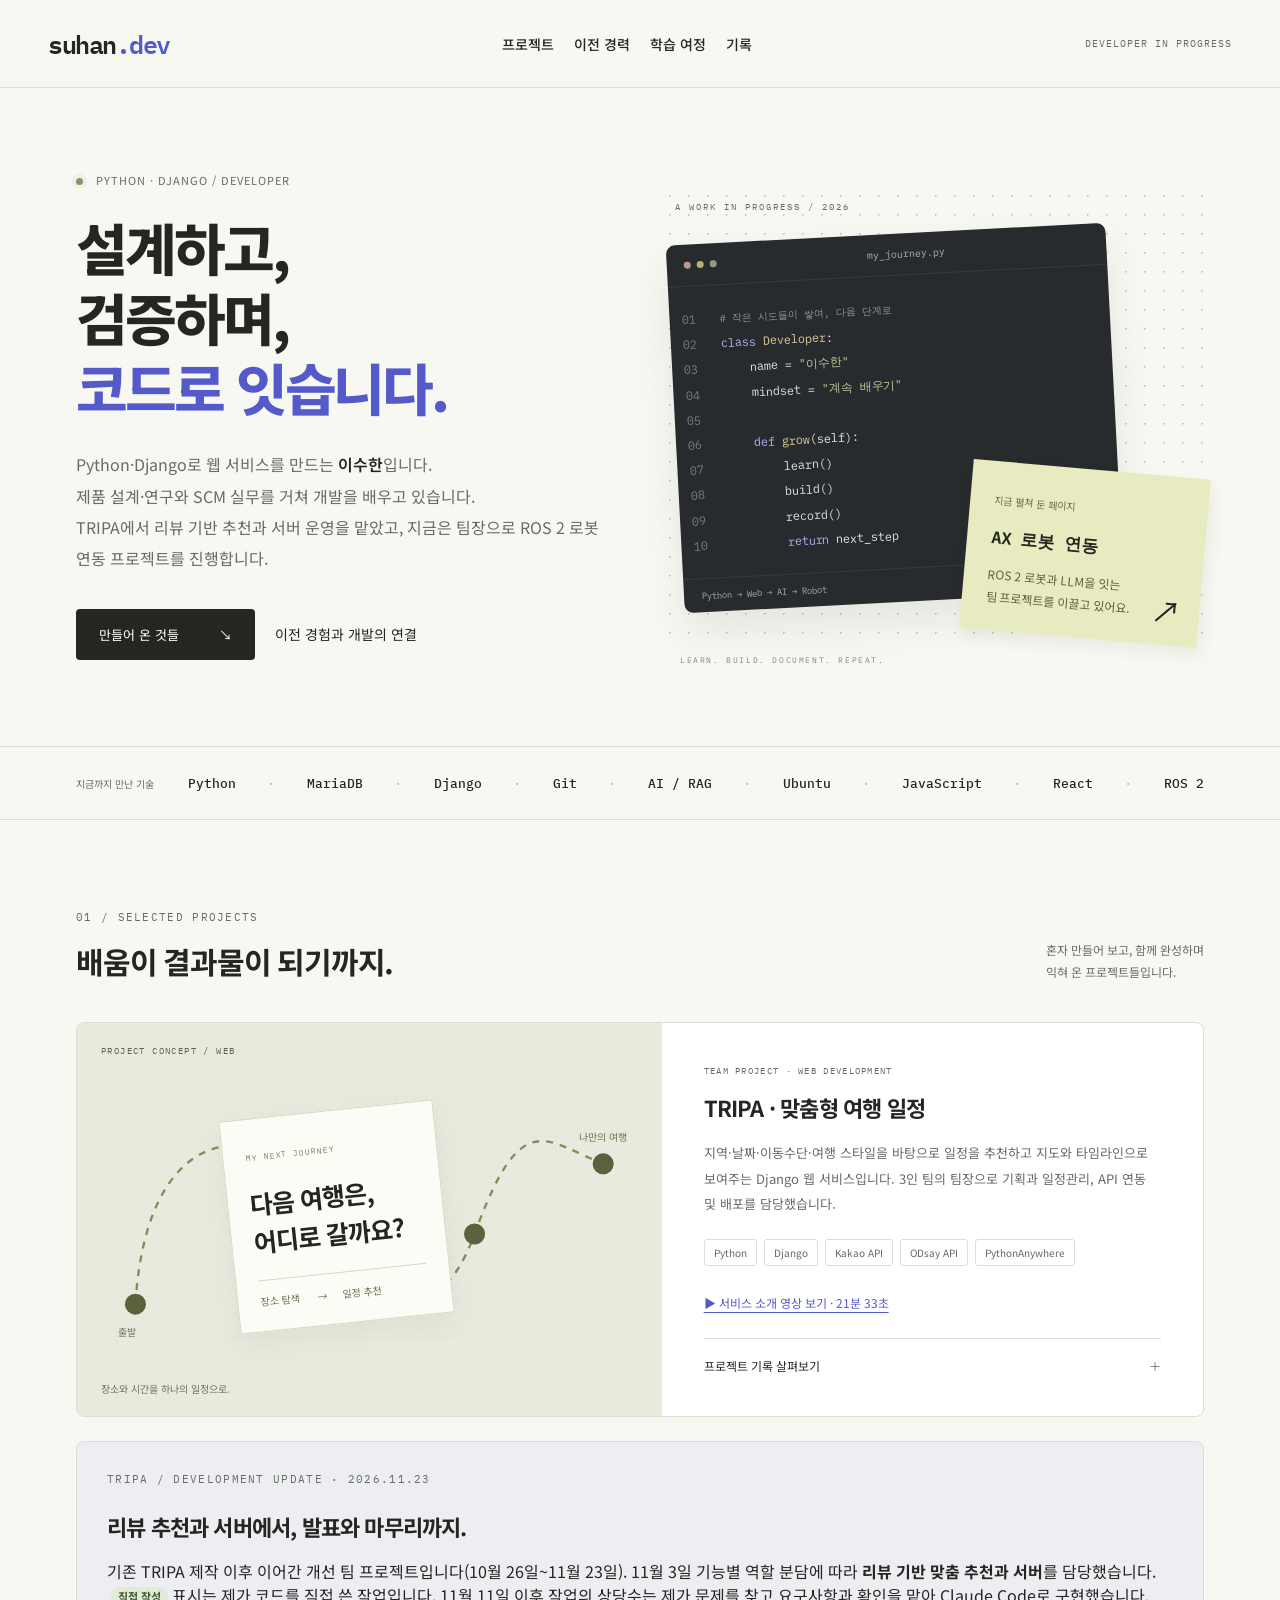
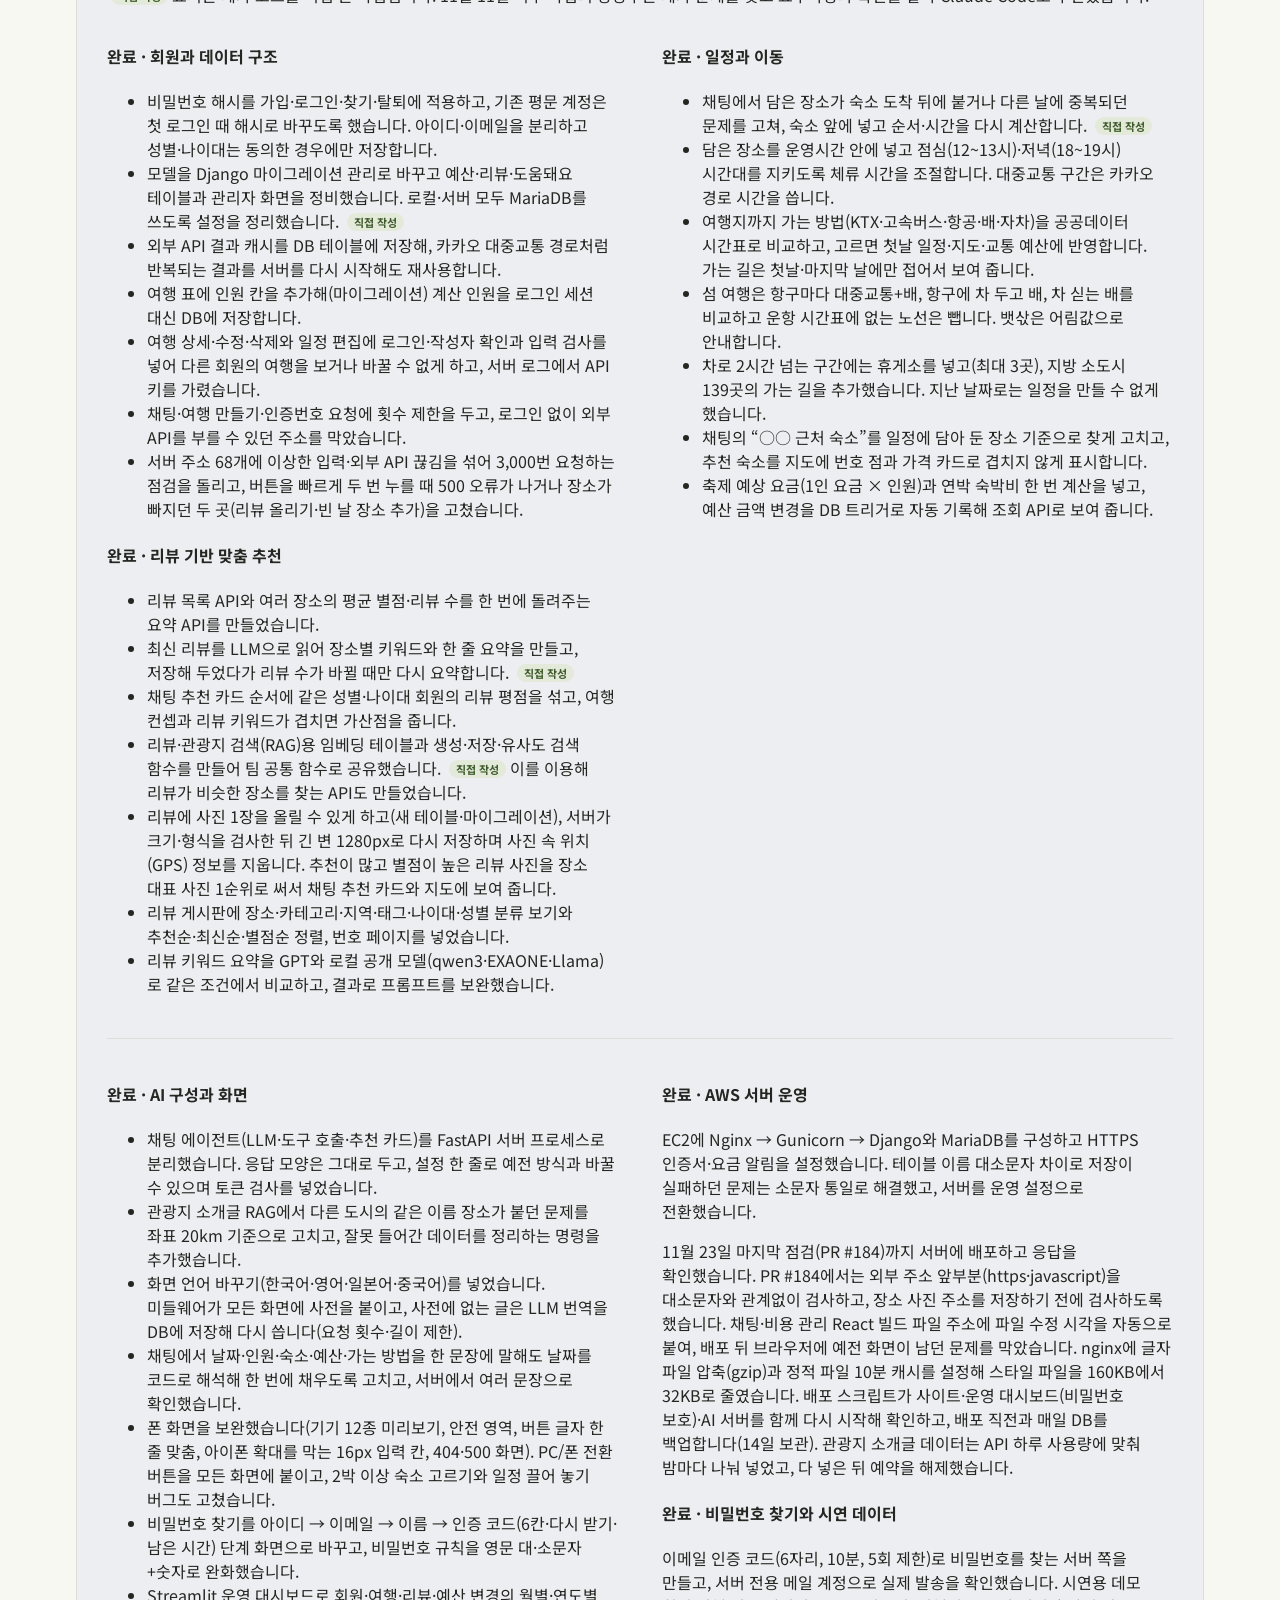
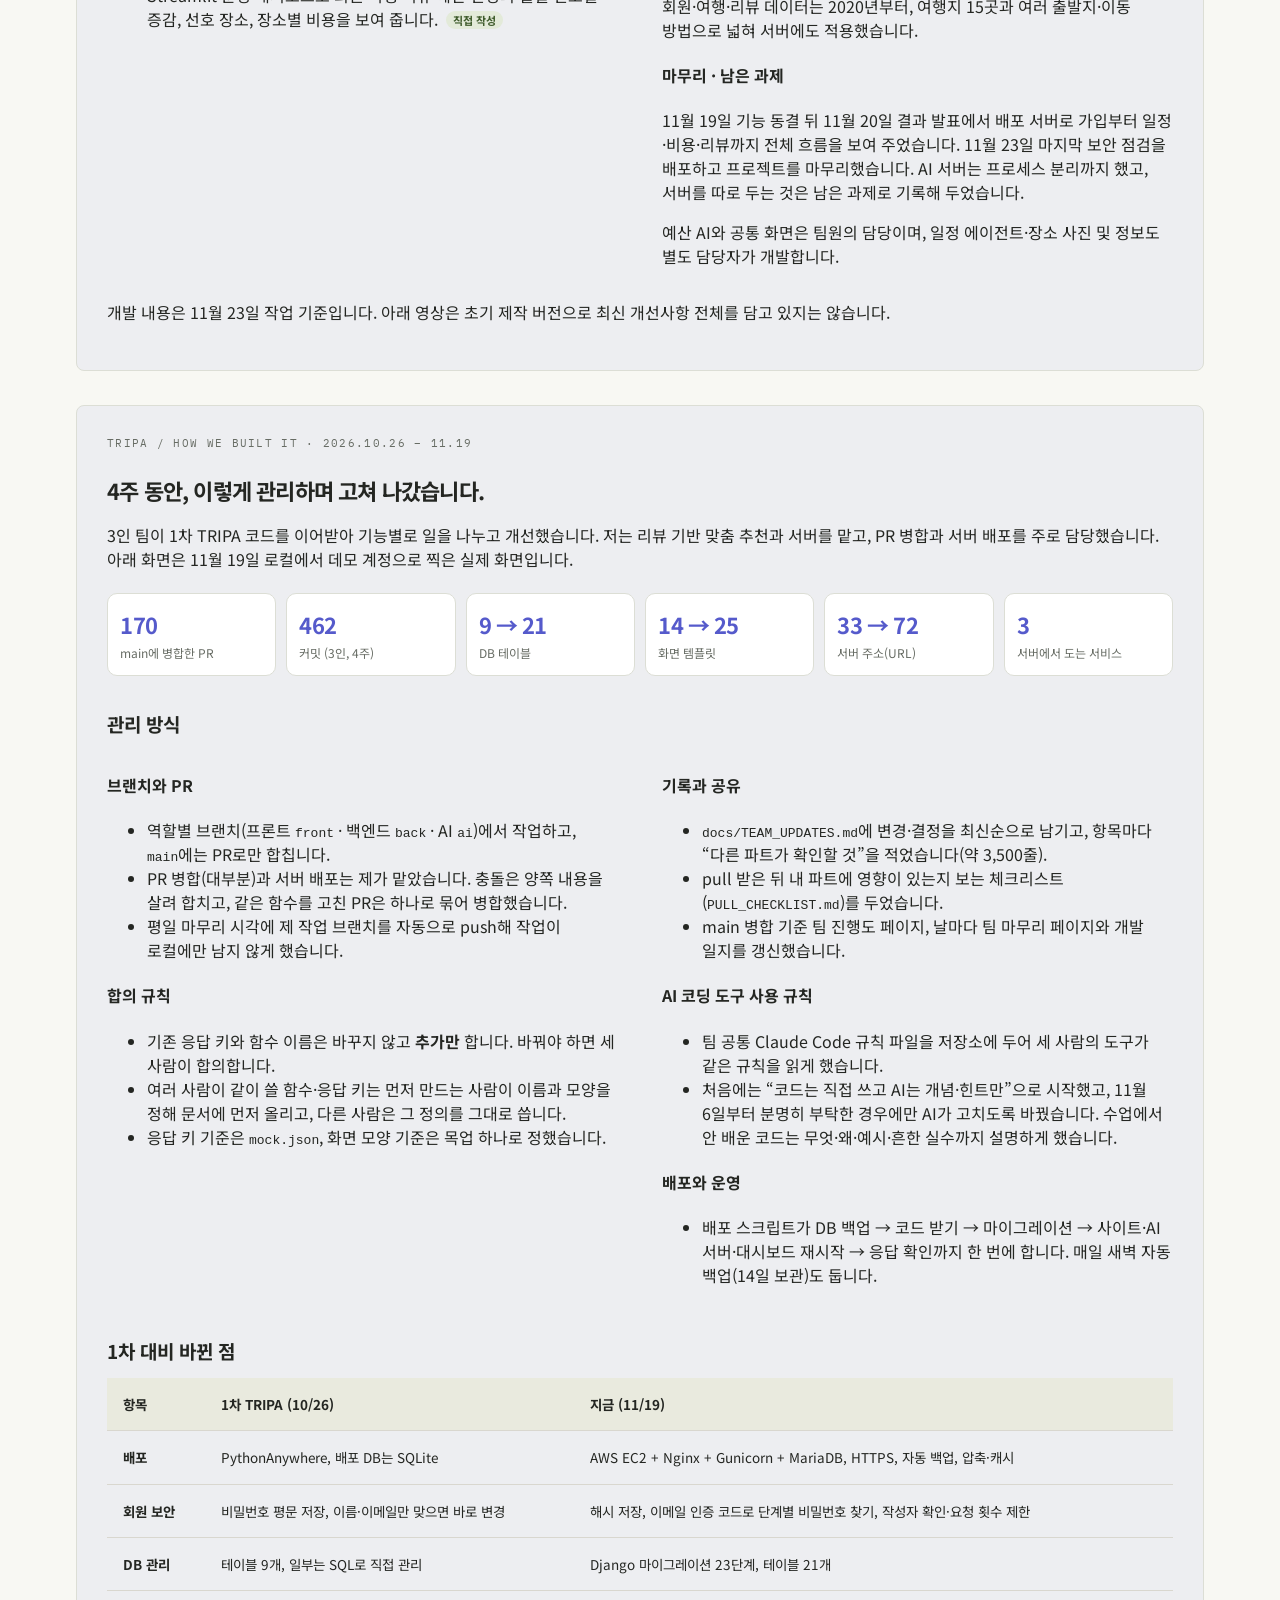
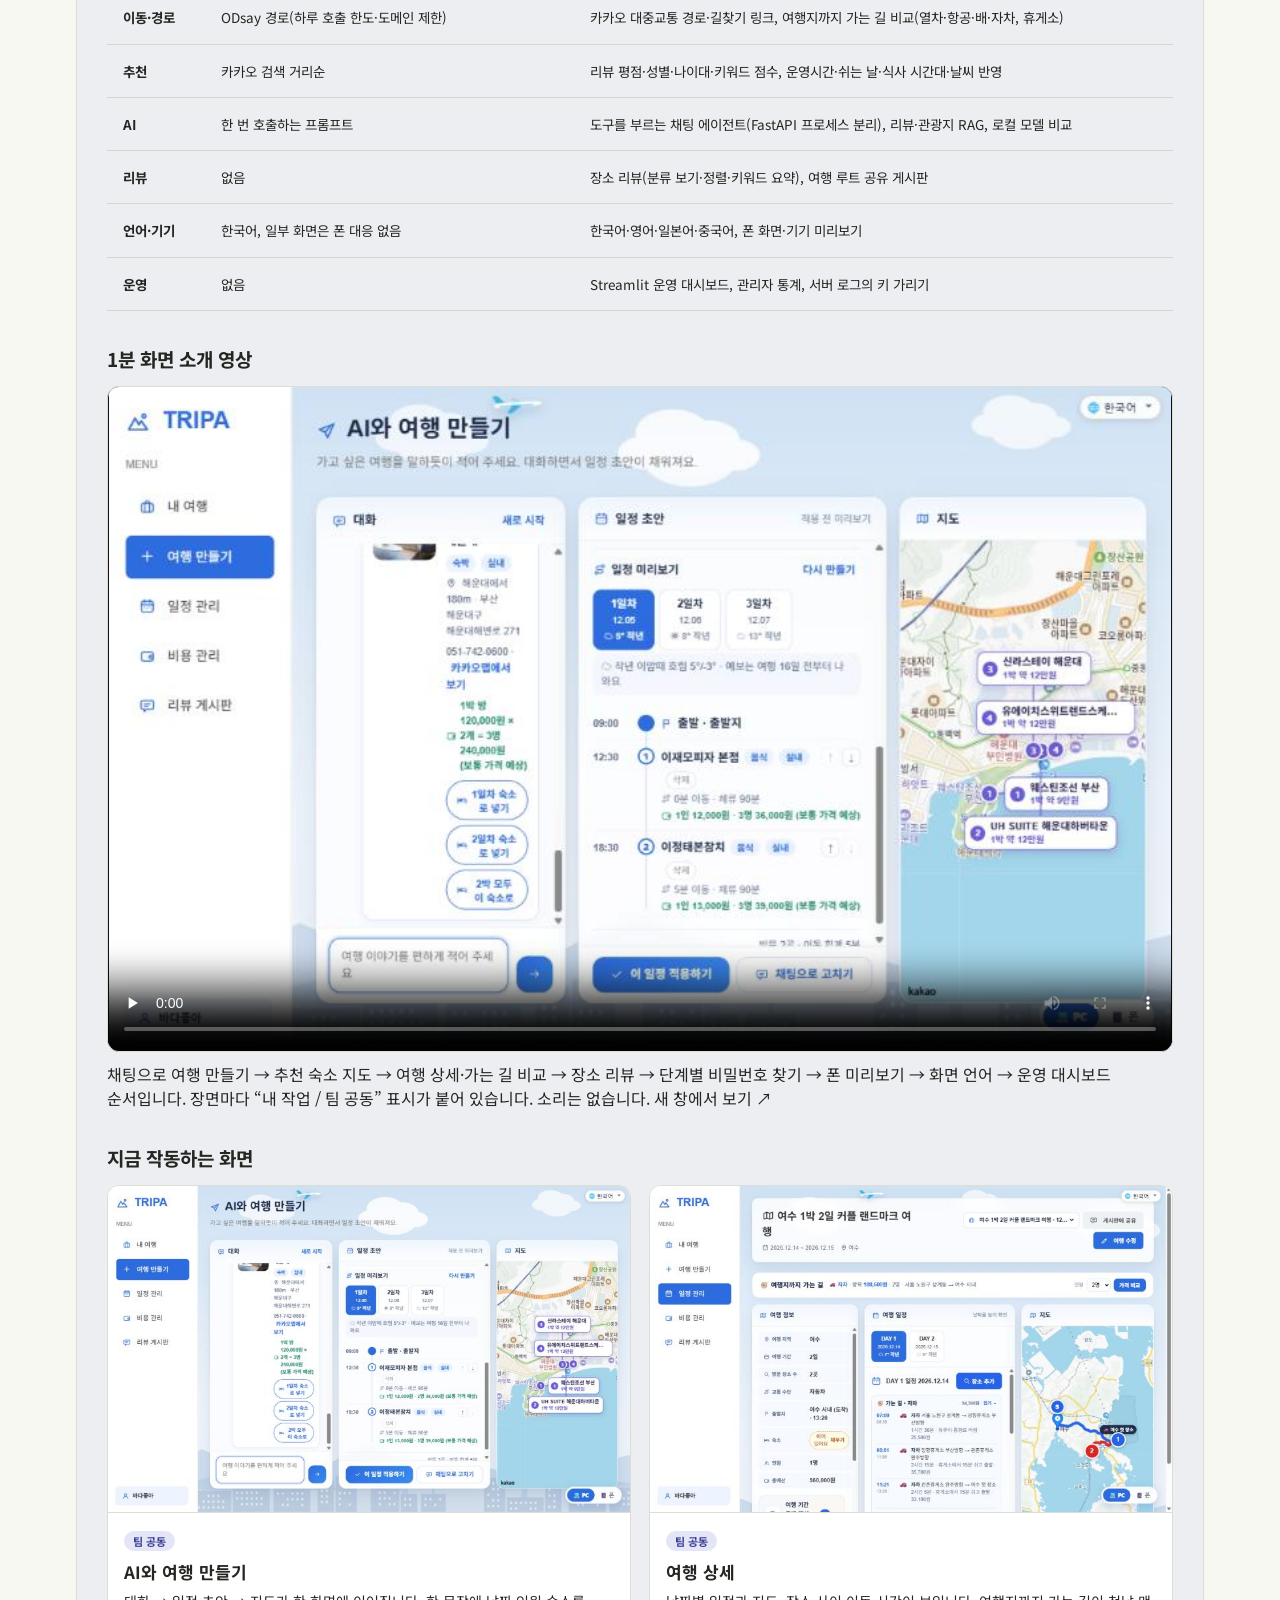
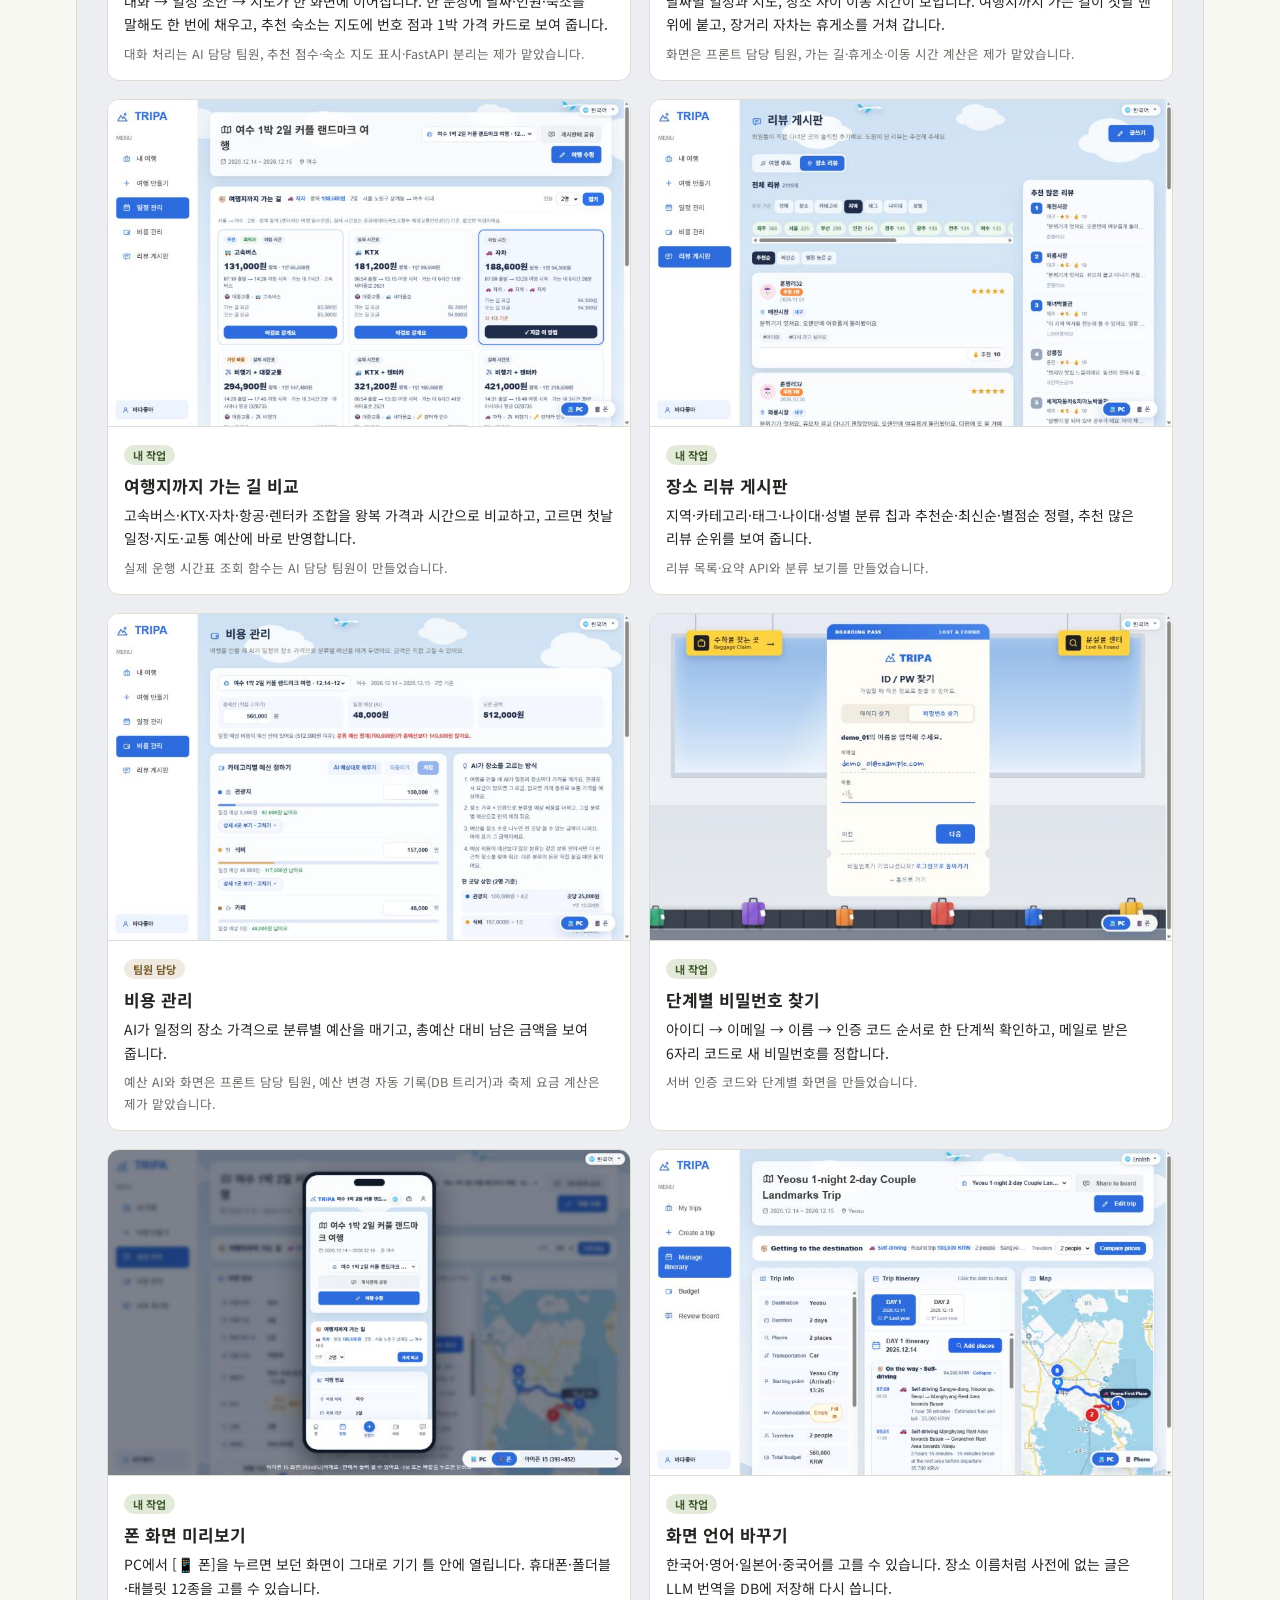
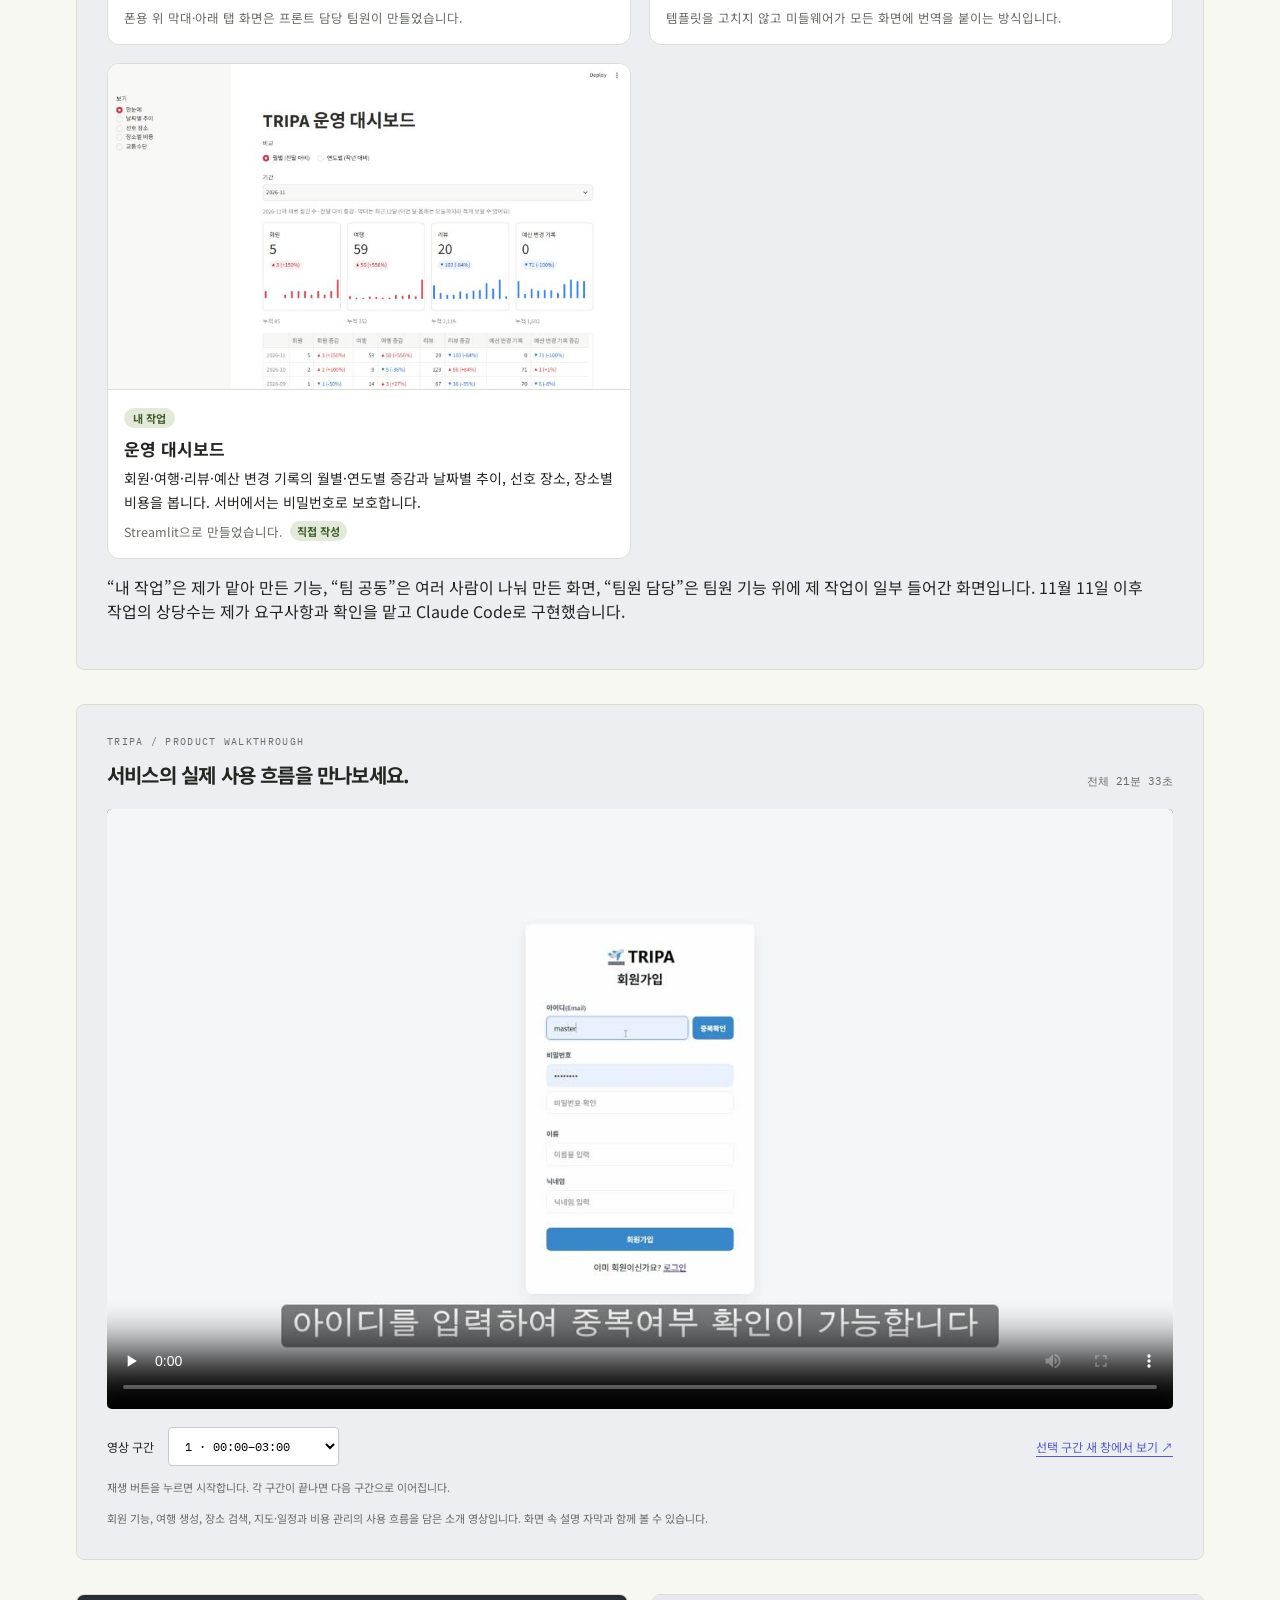
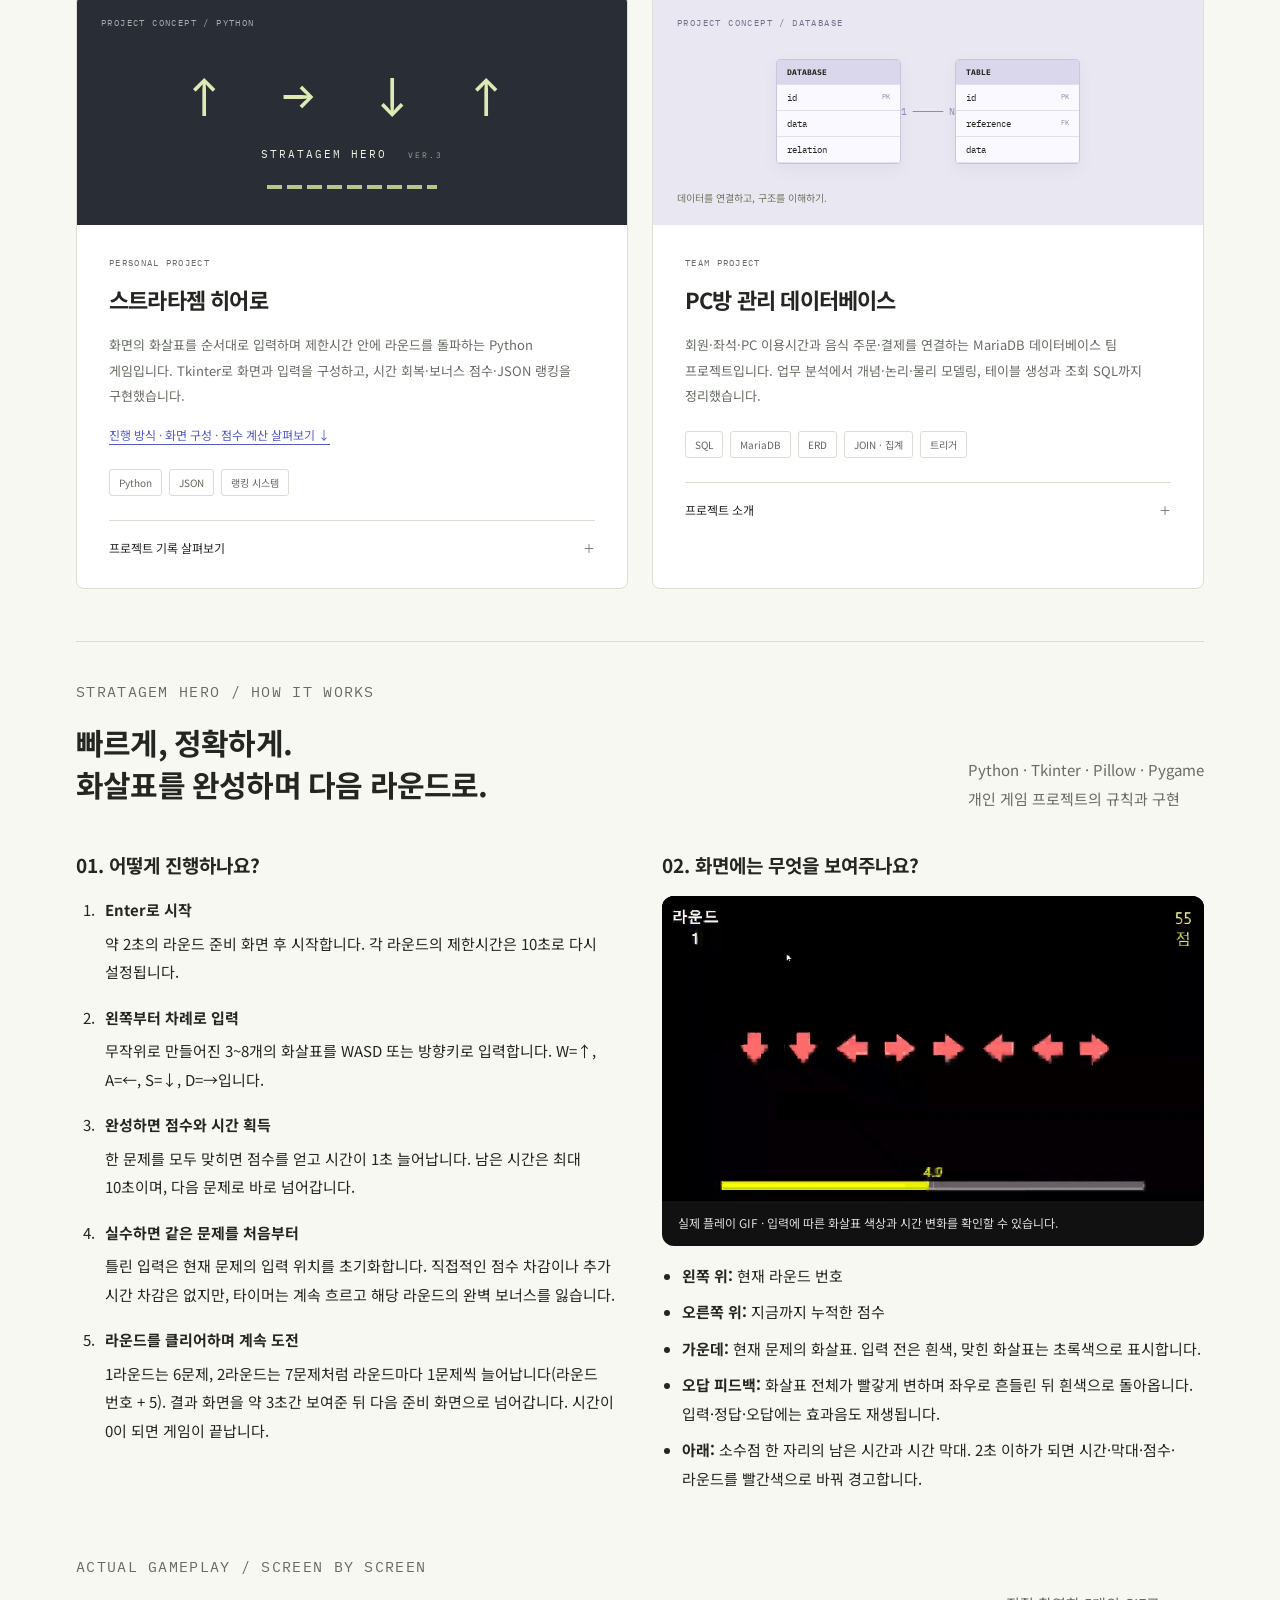
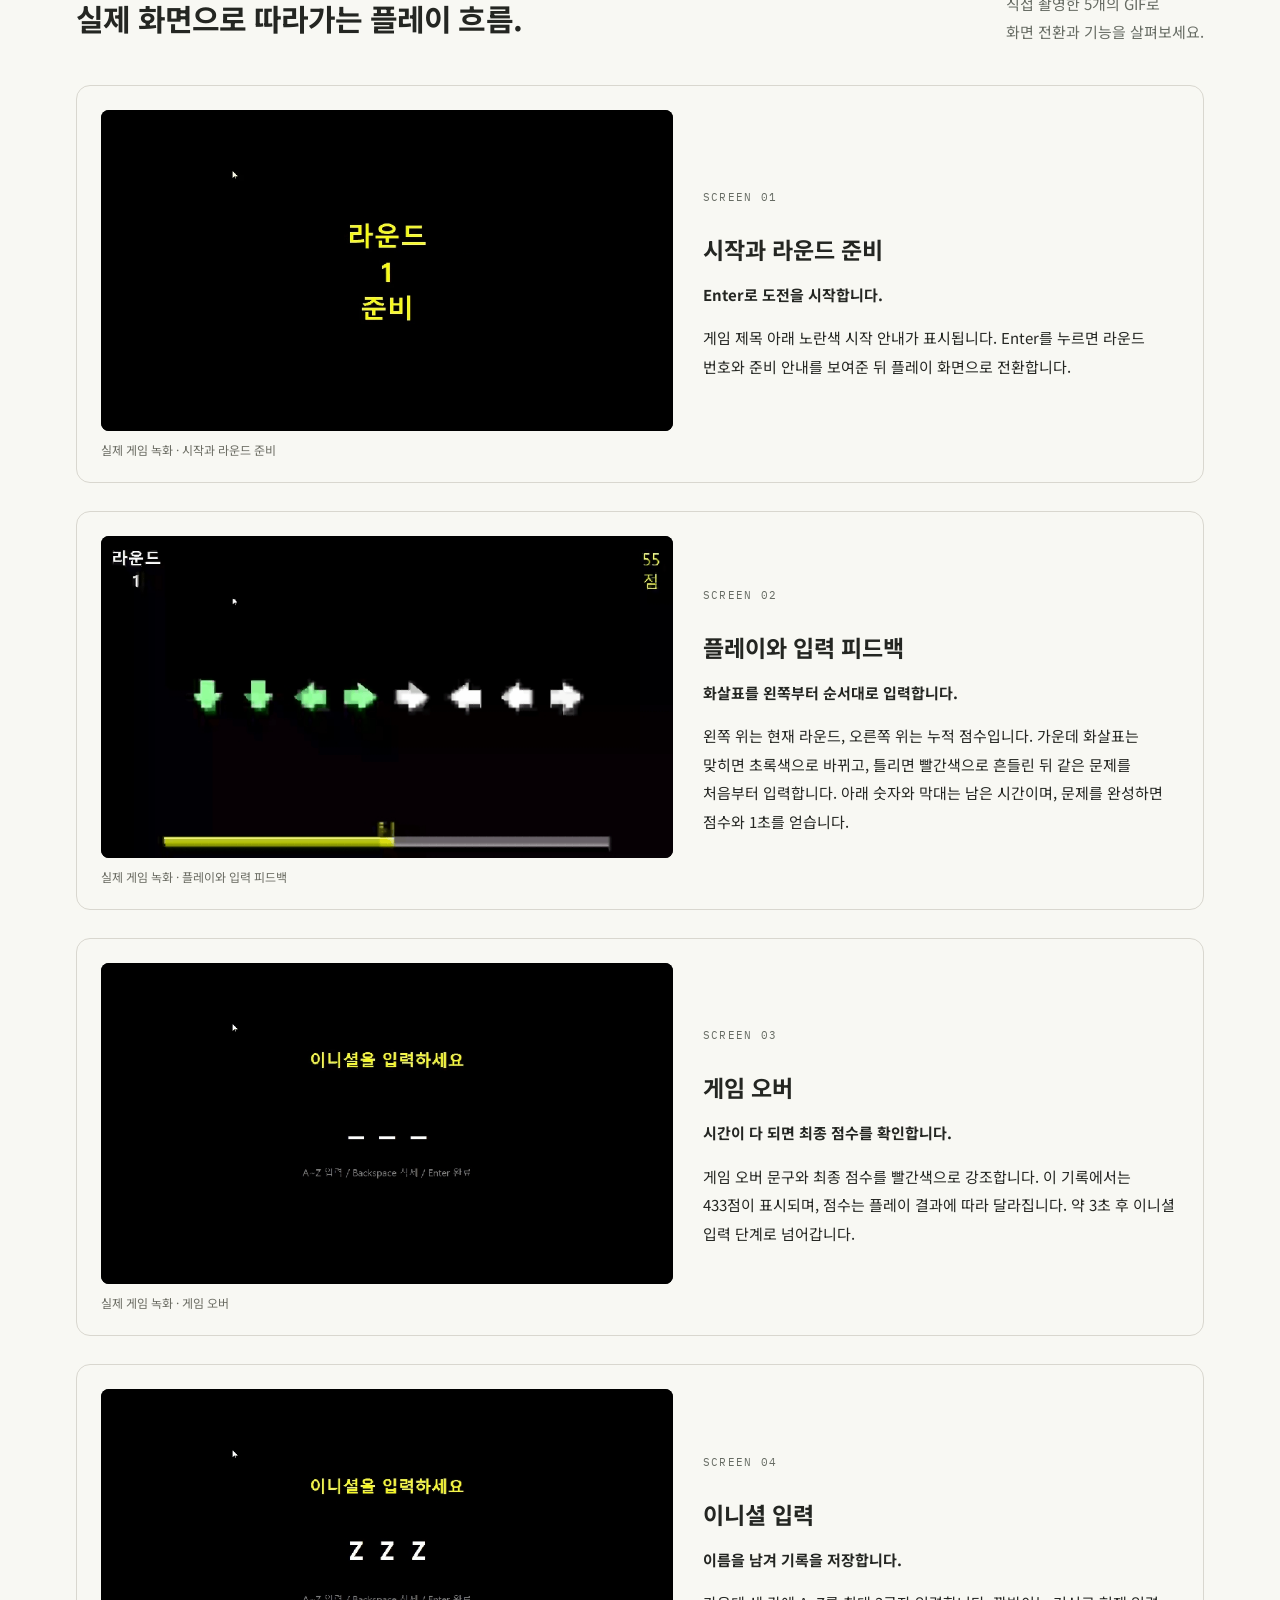
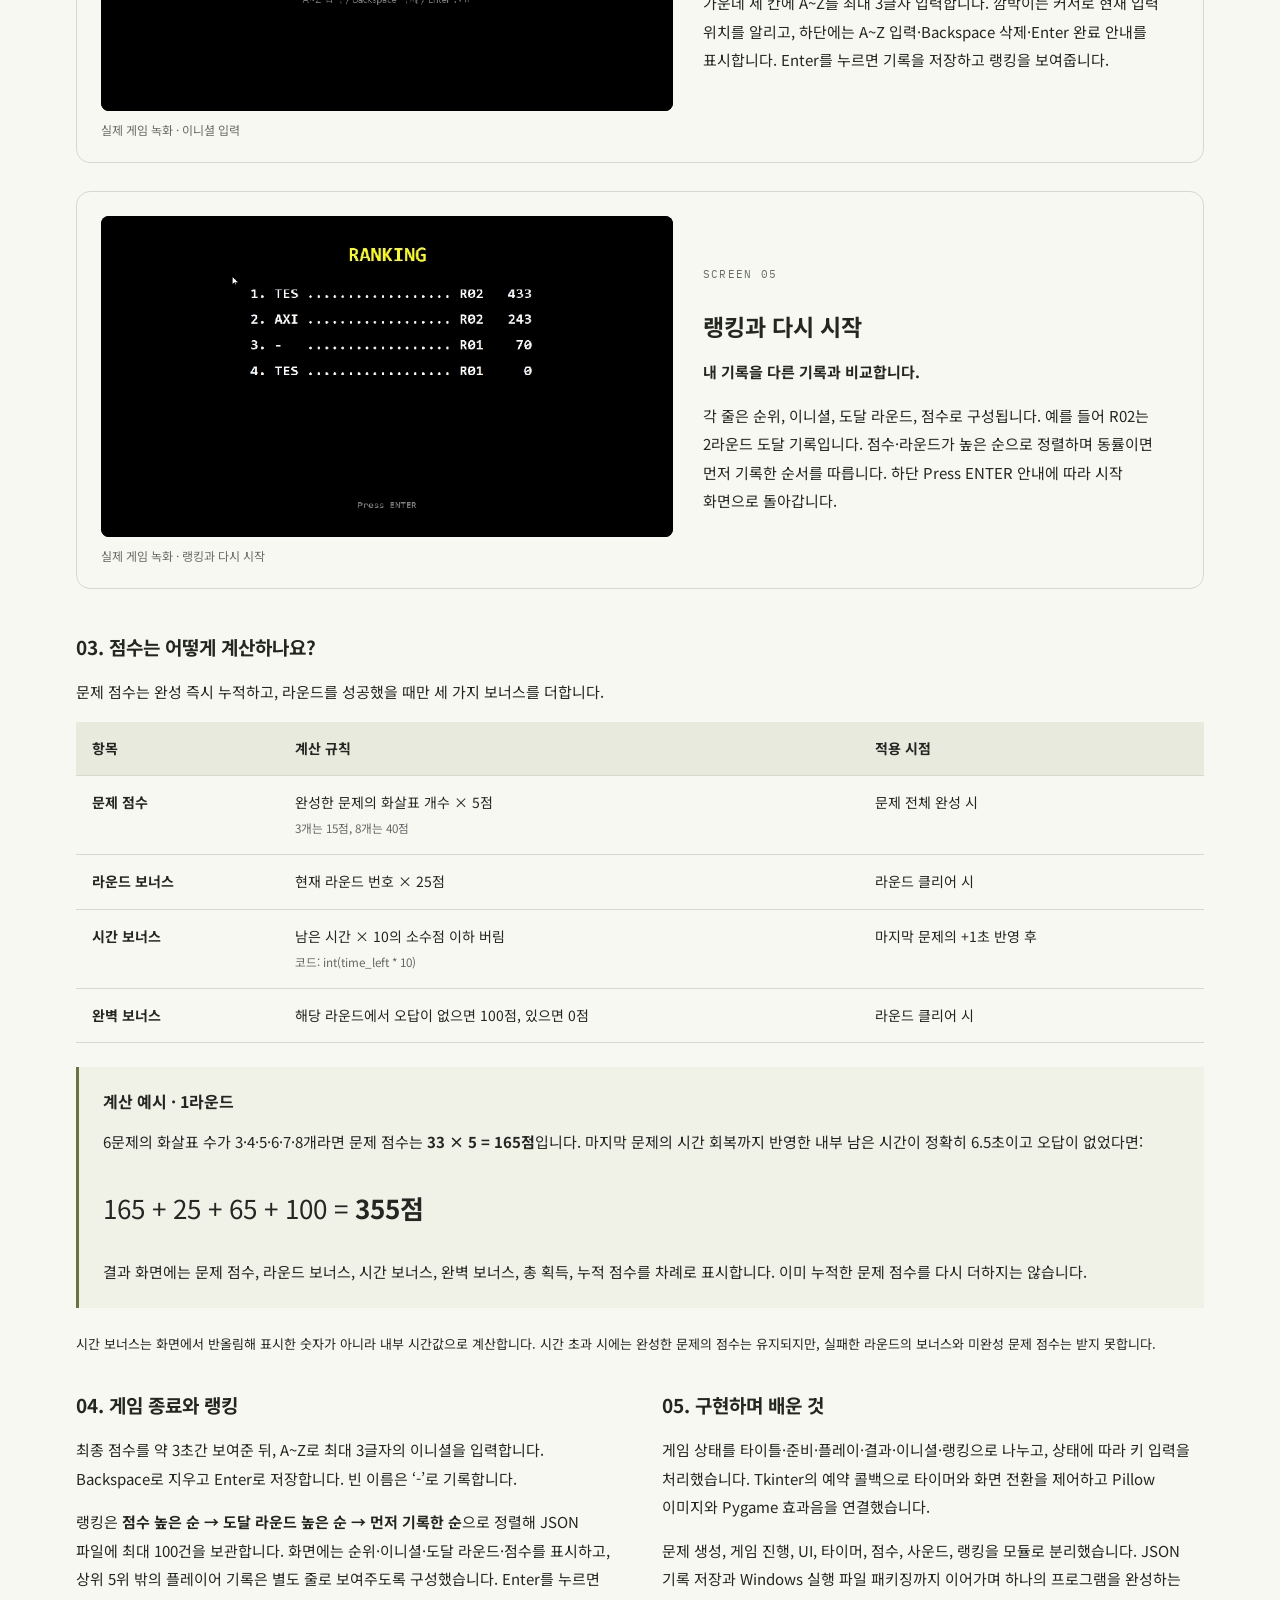
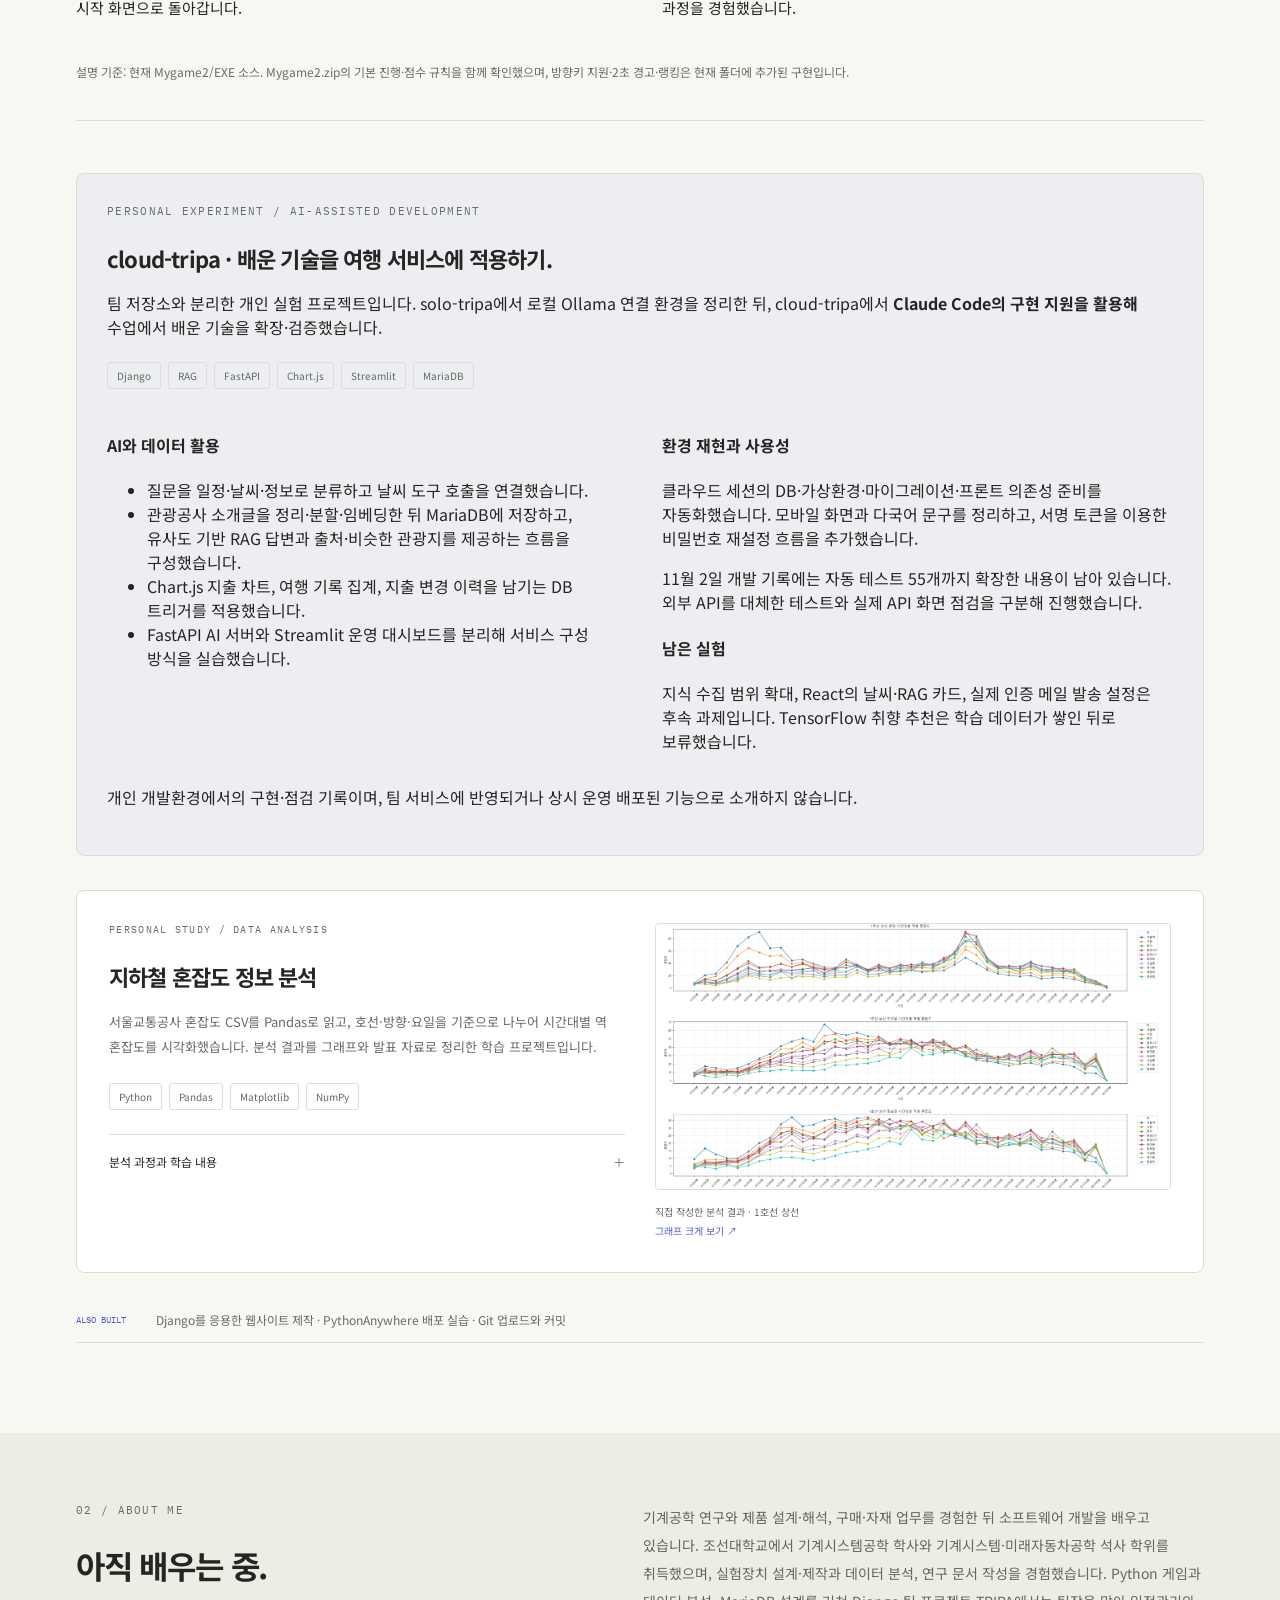
<file: index.html>
<!doctype html>
<html lang="ko">
<head><meta charset="utf-8"><meta name="viewport" content="width=device-width, initial-scale=1"><meta name="description" content="Python·Django로 웹 서비스를 만드는 이수한. 제품 설계·연구와 SCM 실무 경험을 바탕으로 리뷰 추천, 데이터베이스, 서버 운영을 배우고 구현합니다."><title>이수한 — 배우고, 만들고, 기록합니다.</title><link rel="stylesheet" href="style.css"></head>
<body>
<a class="skip" href="#main">본문 바로가기</a>
<header><a class="brand" href="#">suhan<span>.dev</span></a><nav aria-label="주 메뉴"><a href="#projects">프로젝트</a><a href="#experience">이전 경력</a><a href="#learning">학습 여정</a><a href="#notes">기록</a></nav><span class="header-note">DEVELOPER IN PROGRESS</span></header>
<main id="main">
<section class="hero wrap"><div class="hero-copy"><p class="eyebrow"><span class="dot"></span> PYTHON · DJANGO / DEVELOPER</p><h1>설계하고,<br>검증하며,<br><span>코드로 잇습니다.</span></h1><p class="intro">Python·Django로 웹 서비스를 만드는 <strong>이수한</strong>입니다.<br>제품 설계·연구와 SCM 실무를 거쳐 개발을 배우고 있습니다.<br>TRIPA에서 리뷰 기반 추천과 서버 운영을 맡았고, 지금은 팀장으로 ROS 2 로봇 연동 프로젝트를 진행합니다.</p><a class="button" href="#projects">만들어 온 것들 <span>↘</span></a><a class="text-link" href="#experience">이전 경험과 개발의 연결</a></div>
<div class="hero-art" aria-label="학습 과정을 표현한 코드와 노트"><div class="art-label">A WORK IN PROGRESS / 2026</div><div class="code-window"><div class="window-bar"><i></i><i></i><i></i><span>my_journey.py</span></div><div class="code-body"><div><em>01</em><span class="comment"># 작은 시도들이 쌓여, 다음 단계로</span></div><div><em>02</em><b>class</b> <span class="yellow">Developer</span>:</div><div><em>03</em>    name = <span class="green">"이수한"</span></div><div><em>04</em>    mindset = <span class="green">"계속 배우기"</span></div><div><em>05</em></div><div><em>06</em>    <b>def</b> <span class="yellow">grow</span>(self):</div><div><em>07</em>        learn()</div><div><em>08</em>        build()</div><div><em>09</em>        record()</div><div><em>10</em>        <b>return</b> next_step</div></div><div class="window-bottom"><span>Python → Web → AI → Robot</span><span>↗</span></div></div><div class="sticky"><span>지금 펼쳐 둔 페이지</span><strong>AX 로봇 연동</strong><p>ROS 2 로봇과 LLM을 잇는<br>팀 프로젝트를 이끌고 있어요.</p><span class="hand-arrow">↗</span></div><div class="art-footer">LEARN. BUILD. DOCUMENT. REPEAT.</div></div></section>
<div class="skill-strip"><div class="wrap"><span>지금까지 만난 기술</span><strong>Python</strong><b>·</b><strong>MariaDB</strong><b>·</b><strong>Django</strong><b>·</b><strong>Git</strong><b>·</b><strong>AI / RAG</strong><b>·</b><strong>Ubuntu</strong><b>·</b><strong>JavaScript</strong><b>·</b><strong>React</strong><b>·</b><strong>ROS 2</strong></div></div>
<section id="projects" class="wrap section"><div class="section-heading"><div><p class="eyebrow">01 / SELECTED PROJECTS</p><h2>배움이 결과물이 되기까지.</h2></div><p>혼자 만들어 보고, 함께 완성하며<br>익혀 온 프로젝트들입니다.</p></div>
<article class="featured"><div class="project-visual travel" aria-label="여행 일정 프로젝트를 표현한 개념 그래픽"><span class="visual-label">PROJECT CONCEPT / WEB</span><div class="route"><span class="route-start">출발</span><svg viewBox="0 0 500 250" fill="none" aria-hidden="true"><path d="M50 190 C60 20 170 35 200 100 S300 240 340 130 S400 50 450 70" stroke="#858c5b" stroke-width="2" stroke-dasharray="6 6"/><circle cx="50" cy="190" r="9" fill="#59623d"/><circle cx="200" cy="100" r="9" fill="#59623d"/><circle cx="340" cy="130" r="9" fill="#59623d"/><circle cx="450" cy="70" r="9" fill="#59623d"/></svg><div class="route-card"><span>MY NEXT JOURNEY</span><strong>다음 여행은,<br>어디로 갈까요?</strong><div>장소 탐색 <i>→</i> 일정 추천</div></div><span class="route-end">나만의 여행</span></div><span class="visual-footer">장소와 시간을 하나의 일정으로.</span></div><div class="project-copy"><p class="eyebrow">TEAM PROJECT · WEB DEVELOPMENT</p><h3>TRIPA · 맞춤형 여행 일정</h3><p>지역·날짜·이동수단·여행 스타일을 바탕으로 일정을 추천하고 지도와 타임라인으로 보여주는 Django 웹 서비스입니다. 3인 팀의 팀장으로 기획과 일정관리, API 연동 및 배포를 담당했습니다.</p><div class="tags"><span>Python</span><span>Django</span><span>Kakao API</span><span>ODsay API</span><span>PythonAnywhere</span></div><a class="project-video-link" href="#tripa-video">▶ 서비스 소개 영상 보기 · 21분 33초</a><details><summary>프로젝트 기록 살펴보기 <span>＋</span></summary><div class="detail"><h4>서비스가 해결하는 문제</h4><p>여행 장소를 찾고 동선을 계산하는 번거로움을 줄이기 위해, 장소 검색부터 날짜별 일정·지도·비용 관리까지 연결했습니다. 사용자는 추천 일정을 확인한 뒤 장소와 시간을 조정할 수 있습니다.</p><h4>내가 맡은 일</h4><ul><li>팀장으로 요구사항을 정리하고 서비스의 전체 방향과 스케줄 서비스 구조 구상</li><li>일정관리, Kakao·ODsay API 연동 및 관리자 설정</li><li>PythonAnywhere 배포·수정, .env와 .gitignore 설정</li></ul><h4>일정 추천과 성능 개선</h4><p>출발지·숙소·체류시간·식사시간을 고려해 방문 순서를 구성했습니다. 후보 평가에는 거리 기반 예상 이동시간을 사용하고, 최종 구간의 상세 경로만 조회하도록 설계해 반복 API 호출과 응답 지연을 줄였습니다.</p><p class="small">발표 자료의 역할 분담표와 개발 기록을 바탕으로 정리했습니다. DB 변경 공유, Git 협업, 공통 설정 수정은 팀원들과 함께 진행했습니다.</p></div></details></div></article>
<section class="video-section" id="tripa-update" aria-labelledby="tripa-update-title"><p class="eyebrow">TRIPA / DEVELOPMENT UPDATE · 2026.11.23</p><h3 id="tripa-update-title">리뷰 추천과 서버에서, 발표와 마무리까지.</h3><p>기존 TRIPA 제작 이후 이어간 개선 팀 프로젝트입니다(10월 26일~11월 23일). 11월 3일 기능별 역할 분담에 따라 <strong>리뷰 기반 맞춤 추천과 서버</strong>를 담당했습니다. <span class="own">직접 작성</span> 표시는 제가 코드를 직접 쓴 작업입니다. 11월 11일 이후 작업의 상당수는 제가 문제를 찾고 요구사항과 확인을 맡아 Claude Code로 구현했습니다.</p><div class="game-guide-grid"><div><h4>완료 · 회원과 데이터 구조</h4><ul><li>비밀번호 해시를 가입·로그인·찾기·탈퇴에 적용하고, 기존 평문 계정은 첫 로그인 때 해시로 바꾸도록 했습니다. 아이디·이메일을 분리하고 성별·나이대는 동의한 경우에만 저장합니다.</li><li>모델을 Django 마이그레이션 관리로 바꾸고 예산·리뷰·도움돼요 테이블과 관리자 화면을 정비했습니다. 로컬·서버 모두 MariaDB를 쓰도록 설정을 정리했습니다. <span class="own">직접 작성</span></li><li>외부 API 결과 캐시를 DB 테이블에 저장해, 카카오 대중교통 경로처럼 반복되는 결과를 서버를 다시 시작해도 재사용합니다.</li><li>여행 표에 인원 칸을 추가해(마이그레이션) 계산 인원을 로그인 세션 대신 DB에 저장합니다.</li><li>여행 상세·수정·삭제와 일정 편집에 로그인·작성자 확인과 입력 검사를 넣어 다른 회원의 여행을 보거나 바꿀 수 없게 하고, 서버 로그에서 API 키를 가렸습니다.</li><li>채팅·여행 만들기·인증번호 요청에 횟수 제한을 두고, 로그인 없이 외부 API를 부를 수 있던 주소를 막았습니다.</li><li>서버 주소 68개에 이상한 입력·외부 API 끊김을 섞어 3,000번 요청하는 점검을 돌리고, 버튼을 빠르게 두 번 누를 때 500 오류가 나거나 장소가 빠지던 두 곳(리뷰 올리기·빈 날 장소 추가)을 고쳤습니다.</li></ul><h4>완료 · 리뷰 기반 맞춤 추천</h4><ul><li>리뷰 목록 API와 여러 장소의 평균 별점·리뷰 수를 한 번에 돌려주는 요약 API를 만들었습니다.</li><li>최신 리뷰를 LLM으로 읽어 장소별 키워드와 한 줄 요약을 만들고, 저장해 두었다가 리뷰 수가 바뀔 때만 다시 요약합니다. <span class="own">직접 작성</span></li><li>채팅 추천 카드 순서에 같은 성별·나이대 회원의 리뷰 평점을 섞고, 여행 컨셉과 리뷰 키워드가 겹치면 가산점을 줍니다.</li><li>리뷰·관광지 검색(RAG)용 임베딩 테이블과 생성·저장·유사도 검색 함수를 만들어 팀 공통 함수로 공유했습니다. <span class="own">직접 작성</span> 이를 이용해 리뷰가 비슷한 장소를 찾는 API도 만들었습니다.</li><li>리뷰에 사진 1장을 올릴 수 있게 하고(새 테이블·마이그레이션), 서버가 크기·형식을 검사한 뒤 긴 변 1280px로 다시 저장하며 사진 속 위치(GPS) 정보를 지웁니다. 추천이 많고 별점이 높은 리뷰 사진을 장소 대표 사진 1순위로 써서 채팅 추천 카드와 지도에 보여 줍니다.</li><li>리뷰 게시판에 장소·카테고리·지역·태그·나이대·성별 분류 보기와 추천순·최신순·별점순 정렬, 번호 페이지를 넣었습니다.</li><li>리뷰 키워드 요약을 GPT와 로컬 공개 모델(qwen3·EXAONE·Llama)로 같은 조건에서 비교하고, 결과로 프롬프트를 보완했습니다.</li></ul></div><div><h4>완료 · 일정과 이동</h4><ul><li>채팅에서 담은 장소가 숙소 도착 뒤에 붙거나 다른 날에 중복되던 문제를 고쳐, 숙소 앞에 넣고 순서·시간을 다시 계산합니다. <span class="own">직접 작성</span></li><li>담은 장소를 운영시간 안에 넣고 점심(12~13시)·저녁(18~19시) 시간대를 지키도록 체류 시간을 조절합니다. 대중교통 구간은 카카오 경로 시간을 씁니다.</li><li>여행지까지 가는 방법(KTX·고속버스·항공·배·자차)을 공공데이터 시간표로 비교하고, 고르면 첫날 일정·지도·교통 예산에 반영합니다. 가는 길은 첫날·마지막 날에만 접어서 보여 줍니다.</li><li>섬 여행은 항구마다 대중교통+배, 항구에 차 두고 배, 차 싣는 배를 비교하고 운항 시간표에 없는 노선은 뺍니다. 뱃삯은 어림값으로 안내합니다.</li><li>차로 2시간 넘는 구간에는 휴게소를 넣고(최대 3곳), 지방 소도시 139곳의 가는 길을 추가했습니다. 지난 날짜로는 일정을 만들 수 없게 했습니다.</li><li>채팅의 “○○ 근처 숙소”를 일정에 담아 둔 장소 기준으로 찾게 고치고, 추천 숙소를 지도에 번호 점과 가격 카드로 겹치지 않게 표시합니다.</li><li>축제 예상 요금(1인 요금 × 인원)과 연박 숙박비 한 번 계산을 넣고, 예산 금액 변경을 DB 트리거로 자동 기록해 조회 API로 보여 줍니다.</li></ul></div></div><div class="game-guide-grid"><div><h4>완료 · AI 구성과 화면</h4><ul><li>채팅 에이전트(LLM·도구 호출·추천 카드)를 FastAPI 서버 프로세스로 분리했습니다. 응답 모양은 그대로 두고, 설정 한 줄로 예전 방식과 바꿀 수 있으며 토큰 검사를 넣었습니다.</li><li>관광지 소개글 RAG에서 다른 도시의 같은 이름 장소가 붙던 문제를 좌표 20km 기준으로 고치고, 잘못 들어간 데이터를 정리하는 명령을 추가했습니다.</li><li>화면 언어 바꾸기(한국어·영어·일본어·중국어)를 넣었습니다. 미들웨어가 모든 화면에 사전을 붙이고, 사전에 없는 글은 LLM 번역을 DB에 저장해 다시 씁니다(요청 횟수·길이 제한).</li><li>채팅에서 날짜·인원·숙소·예산·가는 방법을 한 문장에 말해도 날짜를 코드로 해석해 한 번에 채우도록 고치고, 서버에서 여러 문장으로 확인했습니다.</li><li>폰 화면을 보완했습니다(기기 12종 미리보기, 안전 영역, 버튼 글자 한 줄 맞춤, 아이폰 확대를 막는 16px 입력 칸, 404·500 화면). PC/폰 전환 버튼을 모든 화면에 붙이고, 2박 이상 숙소 고르기와 일정 끌어 놓기 버그도 고쳤습니다.</li><li>비밀번호 찾기를 아이디 → 이메일 → 이름 → 인증 코드(6칸·다시 받기·남은 시간) 단계 화면으로 바꾸고, 비밀번호 규칙을 영문 대·소문자+숫자로 완화했습니다.</li><li>Streamlit 운영 대시보드로 회원·여행·리뷰·예산 변경의 월별·연도별 증감, 선호 장소, 장소별 비용을 보여 줍니다. <span class="own">직접 작성</span></li></ul></div><div><h4>완료 · AWS 서버 운영</h4><p>EC2에 Nginx → Gunicorn → Django와 MariaDB를 구성하고 HTTPS 인증서·요금 알림을 설정했습니다. 테이블 이름 대소문자 차이로 저장이 실패하던 문제는 소문자 통일로 해결했고, 서버를 운영 설정으로 전환했습니다.</p><p>11월 23일 마지막 점검(PR #184)까지 서버에 배포하고 응답을 확인했습니다. PR #184에서는 외부 주소 앞부분(https·javascript)을 대소문자와 관계없이 검사하고, 장소 사진 주소를 저장하기 전에 검사하도록 했습니다. 채팅·비용 관리 React 빌드 파일 주소에 파일 수정 시각을 자동으로 붙여, 배포 뒤 브라우저에 예전 화면이 남던 문제를 막았습니다. nginx에 글자 파일 압축(gzip)과 정적 파일 10분 캐시를 설정해 스타일 파일을 160KB에서 32KB로 줄였습니다. 배포 스크립트가 사이트·운영 대시보드(비밀번호 보호)·AI 서버를 함께 다시 시작해 확인하고, 배포 직전과 매일 DB를 백업합니다(14일 보관). 관광지 소개글 데이터는 API 하루 사용량에 맞춰 밤마다 나눠 넣었고, 다 넣은 뒤 예약을 해제했습니다.</p><h4>완료 · 비밀번호 찾기와 시연 데이터</h4><p>이메일 인증 코드(6자리, 10분, 5회 제한)로 비밀번호를 찾는 서버 쪽을 만들고, 서버 전용 메일 계정으로 실제 발송을 확인했습니다. 시연용 데모 회원·여행·리뷰 데이터는 2020년부터, 여행지 15곳과 여러 출발지·이동 방법으로 넓혀 서버에도 적용했습니다.</p><h4>마무리 · 남은 과제</h4><p>11월 19일 기능 동결 뒤 11월 20일 결과 발표에서 배포 서버로 가입부터 일정·비용·리뷰까지 전체 흐름을 보여 주었습니다. 11월 23일 마지막 보안 점검을 배포하고 프로젝트를 마무리했습니다. AI 서버는 프로세스 분리까지 했고, 서버를 따로 두는 것은 남은 과제로 기록해 두었습니다.</p><p class="small">예산 AI와 공통 화면은 팀원의 담당이며, 일정 에이전트·장소 사진 및 정보도 별도 담당자가 개발합니다.</p></div></div><p class="small">개발 내용은 11월 23일 작업 기준입니다. 아래 영상은 초기 제작 버전으로 최신 개선사항 전체를 담고 있지는 않습니다.</p></section><section class="video-section" id="tripa-process" aria-labelledby="tripa-process-title"><p class="eyebrow">TRIPA / HOW WE BUILT IT · 2026.10.26 – 11.19</p><h3 id="tripa-process-title">4주 동안, 이렇게 관리하며 고쳐 나갔습니다.</h3><p>3인 팀이 1차 TRIPA 코드를 이어받아 기능별로 일을 나누고 개선했습니다. 저는 리뷰 기반 맞춤 추천과 서버를 맡고, PR 병합과 서버 배포를 주로 담당했습니다. 아래 화면은 11월 19일 로컬에서 데모 계정으로 찍은 실제 화면입니다.</p><div class="proc-stats"><div><b>170</b><span>main에 병합한 PR</span></div><div><b>462</b><span>커밋 (3인, 4주)</span></div><div><b>9 → 21</b><span>DB 테이블</span></div><div><b>14 → 25</b><span>화면 템플릿</span></div><div><b>33 → 72</b><span>서버 주소(URL)</span></div><div><b>3</b><span>서버에서 도는 서비스</span></div></div><h4 class="proc-title">관리 방식</h4><div class="game-guide-grid proc-manage"><div><h4>브랜치와 PR</h4><ul><li>역할별 브랜치(프론트 <code>front</code> · 백엔드 <code>back</code> · AI <code>ai</code>)에서 작업하고, <code>main</code>에는 PR로만 합칩니다.</li><li>PR 병합(대부분)과 서버 배포는 제가 맡았습니다. 충돌은 양쪽 내용을 살려 합치고, 같은 함수를 고친 PR은 하나로 묶어 병합했습니다.</li><li>평일 마무리 시각에 제 작업 브랜치를 자동으로 push해 작업이 로컬에만 남지 않게 했습니다.</li></ul><h4>합의 규칙</h4><ul><li>기존 응답 키와 함수 이름은 바꾸지 않고 <strong>추가만</strong> 합니다. 바꿔야 하면 세 사람이 합의합니다.</li><li>여러 사람이 같이 쓸 함수·응답 키는 먼저 만드는 사람이 이름과 모양을 정해 문서에 먼저 올리고, 다른 사람은 그 정의를 그대로 씁니다.</li><li>응답 키 기준은 <code>mock.json</code>, 화면 모양 기준은 목업 하나로 정했습니다.</li></ul></div><div><h4>기록과 공유</h4><ul><li><code>docs/TEAM_UPDATES.md</code>에 변경·결정을 최신순으로 남기고, 항목마다 “다른 파트가 확인할 것”을 적었습니다(약 3,500줄).</li><li>pull 받은 뒤 내 파트에 영향이 있는지 보는 체크리스트(<code>PULL_CHECKLIST.md</code>)를 두었습니다.</li><li>main 병합 기준 팀 진행도 페이지, 날마다 팀 마무리 페이지와 개발 일지를 갱신했습니다.</li></ul><h4>AI 코딩 도구 사용 규칙</h4><ul><li>팀 공통 Claude Code 규칙 파일을 저장소에 두어 세 사람의 도구가 같은 규칙을 읽게 했습니다.</li><li>처음에는 “코드는 직접 쓰고 AI는 개념·힌트만”으로 시작했고, 11월 6일부터 분명히 부탁한 경우에만 AI가 고치도록 바꿨습니다. 수업에서 안 배운 코드는 무엇·왜·예시·흔한 실수까지 설명하게 했습니다.</li></ul><h4>배포와 운영</h4><ul><li>배포 스크립트가 DB 백업 → 코드 받기 → 마이그레이션 → 사이트·AI 서버·대시보드 재시작 → 응답 확인까지 한 번에 합니다. 매일 새벽 자동 백업(14일 보관)도 둡니다.</li></ul></div></div><h4 class="proc-title">1차 대비 바뀐 점</h4><div class="score-table-wrap proc-compare"><table class="score-table"><thead><tr><th scope="col">항목</th><th scope="col">1차 TRIPA (10/26)</th><th scope="col">지금 (11/19)</th></tr></thead><tbody><tr><th scope="row">배포</th><td>PythonAnywhere, 배포 DB는 SQLite</td><td>AWS EC2 + Nginx + Gunicorn + MariaDB, HTTPS, 자동 백업, 압축·캐시</td></tr><tr><th scope="row">회원 보안</th><td>비밀번호 평문 저장, 이름·이메일만 맞으면 바로 변경</td><td>해시 저장, 이메일 인증 코드로 단계별 비밀번호 찾기, 작성자 확인·요청 횟수 제한</td></tr><tr><th scope="row">DB 관리</th><td>테이블 9개, 일부는 SQL로 직접 관리</td><td>Django 마이그레이션 23단계, 테이블 21개</td></tr><tr><th scope="row">이동·경로</th><td>ODsay 경로(하루 호출 한도·도메인 제한)</td><td>카카오 대중교통 경로·길찾기 링크, 여행지까지 가는 길 비교(열차·항공·배·자차, 휴게소)</td></tr><tr><th scope="row">추천</th><td>카카오 검색 거리순</td><td>리뷰 평점·성별·나이대·키워드 점수, 운영시간·쉬는 날·식사 시간대·날씨 반영</td></tr><tr><th scope="row">AI</th><td>한 번 호출하는 프롬프트</td><td>도구를 부르는 채팅 에이전트(FastAPI 프로세스 분리), 리뷰·관광지 RAG, 로컬 모델 비교</td></tr><tr><th scope="row">리뷰</th><td>없음</td><td>장소 리뷰(분류 보기·정렬·키워드 요약), 여행 루트 공유 게시판</td></tr><tr><th scope="row">언어·기기</th><td>한국어, 일부 화면은 폰 대응 없음</td><td>한국어·영어·일본어·중국어, 폰 화면·기기 미리보기</td></tr><tr><th scope="row">운영</th><td>없음</td><td>Streamlit 운영 대시보드, 관리자 통계, 서버 로그의 키 가리기</td></tr></tbody></table></div><h4 class="proc-title">1분 화면 소개 영상</h4><div class="proc-video"><video controls preload="none" playsinline poster="media/tripa2-chat.jpg" src="media/tripa-features.mp4" aria-label="TRIPA 지금 작동하는 화면 소개 영상 (1분 4초)"></video><p class="small">채팅으로 여행 만들기 → 추천 숙소 지도 → 여행 상세·가는 길 비교 → 장소 리뷰 → 단계별 비밀번호 찾기 → 폰 미리보기 → 화면 언어 → 운영 대시보드 순서입니다. 장면마다 “내 작업 / 팀 공동” 표시가 붙어 있습니다. 소리는 없습니다. <a href="media/tripa-features.mp4" target="_blank" rel="noopener">새 창에서 보기 ↗</a></p></div><h4 class="proc-title">지금 작동하는 화면</h4><div class="shot-grid"><figure class="shot"><a href="media/tripa2-chat.jpg" target="_blank" rel="noopener"><img src="media/tripa2-chat.jpg" alt="TRIPA AI와 여행 만들기 화면" width="800" height="500" loading="lazy"></a><figcaption><span class="who team">팀 공동</span><h4>AI와 여행 만들기</h4><p>대화 → 일정 초안 → 지도가 한 화면에 이어집니다. 한 문장에 날짜·인원·숙소를 말해도 한 번에 채우고, 추천 숙소는 지도에 번호 점과 1박 가격 카드로 보여 줍니다.</p><p class="small">대화 처리는 AI 담당 팀원, 추천 점수·숙소 지도 표시·FastAPI 분리는 제가 맡았습니다.</p></figcaption></figure><figure class="shot"><a href="media/tripa2-detail.jpg" target="_blank" rel="noopener"><img src="media/tripa2-detail.jpg" alt="TRIPA 여행 상세 화면" width="800" height="500" loading="lazy"></a><figcaption><span class="who team">팀 공동</span><h4>여행 상세</h4><p>날짜별 일정과 지도, 장소 사이 이동 시간이 보입니다. 여행지까지 가는 길이 첫날 맨 위에 붙고, 장거리 자차는 휴게소를 거쳐 갑니다.</p><p class="small">화면은 프론트 담당 팀원, 가는 길·휴게소·이동 시간 계산은 제가 맡았습니다.</p></figcaption></figure><figure class="shot"><a href="media/tripa2-access.jpg" target="_blank" rel="noopener"><img src="media/tripa2-access.jpg" alt="TRIPA 여행지까지 가는 길 비교 화면" width="800" height="500" loading="lazy"></a><figcaption><span class="who mine">내 작업</span><h4>여행지까지 가는 길 비교</h4><p>고속버스·KTX·자차·항공·렌터카 조합을 왕복 가격과 시간으로 비교하고, 고르면 첫날 일정·지도·교통 예산에 바로 반영합니다.</p><p class="small">실제 운행 시간표 조회 함수는 AI 담당 팀원이 만들었습니다.</p></figcaption></figure><figure class="shot"><a href="media/tripa2-reviews.jpg" target="_blank" rel="noopener"><img src="media/tripa2-reviews.jpg" alt="TRIPA 장소 리뷰 게시판 화면" width="800" height="500" loading="lazy"></a><figcaption><span class="who mine">내 작업</span><h4>장소 리뷰 게시판</h4><p>지역·카테고리·태그·나이대·성별 분류 칩과 추천순·최신순·별점순 정렬, 추천 많은 리뷰 순위를 보여 줍니다.</p><p class="small">리뷰 목록·요약 API와 분류 보기를 만들었습니다.</p></figcaption></figure><figure class="shot"><a href="media/tripa2-budget.jpg" target="_blank" rel="noopener"><img src="media/tripa2-budget.jpg" alt="TRIPA 비용 관리 화면" width="800" height="500" loading="lazy"></a><figcaption><span class="who mate">팀원 담당</span><h4>비용 관리</h4><p>AI가 일정의 장소 가격으로 분류별 예산을 매기고, 총예산 대비 남은 금액을 보여 줍니다.</p><p class="small">예산 AI와 화면은 프론트 담당 팀원, 예산 변경 자동 기록(DB 트리거)과 축제 요금 계산은 제가 맡았습니다.</p></figcaption></figure><figure class="shot"><a href="media/tripa2-pwfind.jpg" target="_blank" rel="noopener"><img src="media/tripa2-pwfind.jpg" alt="TRIPA 단계별 비밀번호 찾기 화면" width="800" height="500" loading="lazy"></a><figcaption><span class="who mine">내 작업</span><h4>단계별 비밀번호 찾기</h4><p>아이디 → 이메일 → 이름 → 인증 코드 순서로 한 단계씩 확인하고, 메일로 받은 6자리 코드로 새 비밀번호를 정합니다.</p><p class="small">서버 인증 코드와 단계별 화면을 만들었습니다.</p></figcaption></figure><figure class="shot"><a href="media/tripa2-phone.jpg" target="_blank" rel="noopener"><img src="media/tripa2-phone.jpg" alt="TRIPA 폰 화면 미리보기 화면" width="800" height="500" loading="lazy"></a><figcaption><span class="who mine">내 작업</span><h4>폰 화면 미리보기</h4><p>PC에서 [📱 폰]을 누르면 보던 화면이 그대로 기기 틀 안에 열립니다. 휴대폰·폴더블·태블릿 12종을 고를 수 있습니다.</p><p class="small">폰용 위 막대·아래 탭 화면은 프론트 담당 팀원이 만들었습니다.</p></figcaption></figure><figure class="shot"><a href="media/tripa2-english.jpg" target="_blank" rel="noopener"><img src="media/tripa2-english.jpg" alt="TRIPA 화면 언어 바꾸기 화면" width="800" height="500" loading="lazy"></a><figcaption><span class="who mine">내 작업</span><h4>화면 언어 바꾸기</h4><p>한국어·영어·일본어·중국어를 고를 수 있습니다. 장소 이름처럼 사전에 없는 글은 LLM 번역을 DB에 저장해 다시 씁니다.</p><p class="small">템플릿을 고치지 않고 미들웨어가 모든 화면에 번역을 붙이는 방식입니다.</p></figcaption></figure><figure class="shot"><a href="media/tripa2-dashboard.jpg" target="_blank" rel="noopener"><img src="media/tripa2-dashboard.jpg" alt="TRIPA 운영 대시보드 화면" width="800" height="500" loading="lazy"></a><figcaption><span class="who mine">내 작업</span><h4>운영 대시보드</h4><p>회원·여행·리뷰·예산 변경 기록의 월별·연도별 증감과 날짜별 추이, 선호 장소, 장소별 비용을 봅니다. 서버에서는 비밀번호로 보호합니다.</p><p class="small">Streamlit으로 만들었습니다. <span class="own">직접 작성</span></p></figcaption></figure></div><p class="small">“내 작업”은 제가 맡아 만든 기능, “팀 공동”은 여러 사람이 나눠 만든 화면, “팀원 담당”은 팀원 기능 위에 제 작업이 일부 들어간 화면입니다. 11월 11일 이후 작업의 상당수는 제가 요구사항과 확인을 맡고 Claude Code로 구현했습니다.</p></section><section class="video-section" id="tripa-video" aria-labelledby="video-heading"><div class="video-heading"><div><p class="eyebrow">TRIPA / PRODUCT WALKTHROUGH</p><h3 id="video-heading">서비스의 실제 사용 흐름을 만나보세요.</h3></div><span>전체 21분 33초</span></div><video id="tripa-player" controls playsinline preload="none" poster="media/tripa-poster.jpg" aria-label="Tripa 서비스 소개 영상"><source src="media/tripa-00.mp4" type="video/mp4">브라우저가 영상 재생을 지원하지 않습니다. 아래 구간 링크로 영상을 열어주세요.</video><div class="video-controls"><label for="video-part">영상 구간</label><select id="video-part" aria-describedby="video-status"><option value="0">1 · 00:00–03:00</option><option value="1">2 · 03:00–06:00</option><option value="2">3 · 06:00–09:00</option><option value="3">4 · 09:00–12:00</option><option value="4">5 · 12:00–15:00</option><option value="5">6 · 15:00–18:00</option><option value="6">7 · 18:00–21:00</option><option value="7">8 · 21:00–21:33</option></select><a id="video-direct" href="media/tripa-00.mp4" target="_blank" rel="noopener">선택 구간 새 창에서 보기 ↗</a></div><p id="video-status" role="status">재생 버튼을 누르면 시작합니다. 각 구간이 끝나면 다음 구간으로 이어집니다.</p><p class="video-description">회원 기능, 여행 생성, 장소 검색, 지도·일정과 비용 관리의 사용 흐름을 담은 소개 영상입니다. 화면 속 설명 자막과 함께 볼 수 있습니다.</p><noscript><p>구간 선택과 이어보기에는 JavaScript가 필요합니다.</p></noscript></section><div class="project-grid"><article class="project-card"><div class="project-visual game"><span class="visual-label">PROJECT CONCEPT / PYTHON</span><div class="arrows" aria-hidden="true">↑ → ↓ ↑</div><div class="game-caption">STRATAGEM HERO <span>VER.3</span></div><div class="pixel-line"></div></div><div class="card-copy"><p class="eyebrow">PERSONAL PROJECT</p><h3>스트라타젬 히어로</h3><p>화면의 화살표를 순서대로 입력하며 제한시간 안에 라운드를 돌파하는 Python 게임입니다. Tkinter로 화면과 입력을 구성하고, 시간 회복·보너스 점수·JSON 랭킹을 구현했습니다.</p><a class="project-video-link" href="#game-guide">진행 방식 · 화면 구성 · 점수 계산 살펴보기 ↓</a><div class="tags"><span>Python</span><span>JSON</span><span>랭킹 시스템</span></div><details><summary>프로젝트 기록 살펴보기 <span>＋</span></summary><div class="detail"><p>JSON 파일로 점수를 저장하고, 점수·라운드·달성 시간을 기준으로 순위를 정렬했습니다. 상위 5명과 플레이어의 순위를 표시하고, Enter 키로 시작·메인 화면 복귀 흐름을 구성했습니다.</p><p>ver.3 배포 자료는 Windows 실행 파일과 ranking.json으로 구성되어 있습니다. 게임 로직뿐 아니라 실행 파일 배포와 기록 파일 관리까지 경험했습니다.</p></div></details></div></article>
<article class="project-card"><div class="project-visual database"><span class="visual-label">PROJECT CONCEPT / DATABASE</span><div class="db-art" aria-hidden="true"><div class="db-table"><b>DATABASE</b><span>id <i>PK</i></span><span>data</span><span>relation</span></div><div class="db-connector">1 ───── N</div><div class="db-table"><b>TABLE</b><span>id <i>PK</i></span><span>reference <i>FK</i></span><span>data</span></div></div><span class="visual-footer">데이터를 연결하고, 구조를 이해하기.</span></div><div class="card-copy"><p class="eyebrow">TEAM PROJECT</p><h3>PC방 관리 데이터베이스</h3><p>회원·좌석·PC 이용시간과 음식 주문·결제를 연결하는 MariaDB 데이터베이스 팀 프로젝트입니다. 업무 분석에서 개념·논리·물리 모델링, 테이블 생성과 조회 SQL까지 정리했습니다.</p><div class="tags"><span>SQL</span><span>MariaDB</span><span>ERD</span><span>JOIN · 집계</span><span>트리거</span></div><details><summary>프로젝트 소개 <span>＋</span></summary><div class="detail"><h4>업무 흐름을 데이터로 설계</h4><p>회원가입 → 시간 충전 → 좌석 이용 → 상품 주문 → 결제 흐름을 분석했습니다. 회원, 좌석, PC, 이용내역, 주문, 상품, 주문상세, 충전, 결제의 9개 테이블을 기본키·외래키로 연결했습니다.</p><h4>SQL로 확인한 운영 정보</h4><p>다중 JOIN으로 회원의 이용·주문 내역을 연결하고, 시간 차이 계산, 빈 좌석 수, PC별 이용 횟수, 기간별 매출 등 운영 정보를 조회하는 SQL을 작성했습니다.</p><h4>모델링과 자동 처리 실습</h4><p>eXERD 모델링 파일과 테이블 생성·샘플 데이터 SQL을 함께 구성했습니다. 충전 내역 입력 시 잔여시간을 늘리고, 시작·종료 시간이 포함된 이용기록 입력 시 이용분을 차감하는 트리거도 작성했습니다.</p><p class="small">팀 산출물 기준으로 소개했습니다. 개인별 담당 범위는 자료에 명시되어 있지 않습니다.</p></div></details></div></article></div>

<section class="game-guide" id="game-guide" aria-labelledby="game-guide-title">
<div class="section-heading"><div><p class="eyebrow">STRATAGEM HERO / HOW IT WORKS</p><h3 id="game-guide-title">빠르게, 정확하게.<br>화살표를 완성하며 다음 라운드로.</h3></div><p>Python · Tkinter · Pillow · Pygame<br>개인 게임 프로젝트의 규칙과 구현</p></div>
<div class="game-guide-grid"><div><h4>01. 어떻게 진행하나요?</h4><ol class="game-steps"><li><strong>Enter로 시작</strong><p>약 2초의 라운드 준비 화면 후 시작합니다. 각 라운드의 제한시간은 10초로 다시 설정됩니다.</p></li><li><strong>왼쪽부터 차례로 입력</strong><p>무작위로 만들어진 3~8개의 화살표를 WASD 또는 방향키로 입력합니다. W=↑, A=←, S=↓, D=→입니다.</p></li><li><strong>완성하면 점수와 시간 획득</strong><p>한 문제를 모두 맞히면 점수를 얻고 시간이 1초 늘어납니다. 남은 시간은 최대 10초이며, 다음 문제로 바로 넘어갑니다.</p></li><li><strong>실수하면 같은 문제를 처음부터</strong><p>틀린 입력은 현재 문제의 입력 위치를 초기화합니다. 직접적인 점수 차감이나 추가 시간 차감은 없지만, 타이머는 계속 흐르고 해당 라운드의 완벽 보너스를 잃습니다.</p></li><li><strong>라운드를 클리어하며 계속 도전</strong><p>1라운드는 6문제, 2라운드는 7문제처럼 라운드마다 1문제씩 늘어납니다(라운드 번호 + 5). 결과 화면을 약 3초간 보여준 뒤 다음 준비 화면으로 넘어갑니다. 시간이 0이 되면 게임이 끝납니다.</p></li></ol></div>
<div><h4>02. 화면에는 무엇을 보여주나요?</h4><figure class="game-recording"><img src="media/game-play.gif" width="800" height="450" loading="lazy" alt="실제 플레이: 왼쪽 위 라운드, 오른쪽 위 점수, 중앙 화살표, 아래 남은 시간과 막대"><figcaption>실제 플레이 GIF · 입력에 따른 화살표 색상과 시간 변화를 확인할 수 있습니다.</figcaption></figure><ul class="game-ui-notes"><li><strong>왼쪽 위:</strong> 현재 라운드 번호</li><li><strong>오른쪽 위:</strong> 지금까지 누적한 점수</li><li><strong>가운데:</strong> 현재 문제의 화살표. 입력 전은 흰색, 맞힌 화살표는 초록색으로 표시합니다.</li><li><strong>오답 피드백:</strong> 화살표 전체가 빨갛게 변하며 좌우로 흔들린 뒤 흰색으로 돌아옵니다. 입력·정답·오답에는 효과음도 재생됩니다.</li><li><strong>아래:</strong> 소수점 한 자리의 남은 시간과 시간 막대. 2초 이하가 되면 시간·막대·점수·라운드를 빨간색으로 바꿔 경고합니다.</li></ul></div></div>
<section class="game-screens" aria-labelledby="game-screens-title"><div class="section-heading"><div><p class="eyebrow">ACTUAL GAMEPLAY / SCREEN BY SCREEN</p><h3 id="game-screens-title">실제 화면으로 따라가는 플레이 흐름.</h3></div><p>직접 촬영한 5개의 GIF로<br>화면 전환과 기능을 살펴보세요.</p></div><div class="game-screen-list"><article class="game-screen"><figure><img src="media/game-start.gif" width="800" height="450" loading="lazy" alt="시작 화면과 라운드 준비 전환을 보여주는 실제 게임 GIF"><figcaption>실제 게임 녹화 · 시작과 라운드 준비</figcaption></figure><div><p class="eyebrow">SCREEN 01</p><h4>시작과 라운드 준비</h4><p><strong>Enter로 도전을 시작합니다.</strong></p><p>게임 제목 아래 노란색 시작 안내가 표시됩니다. Enter를 누르면 라운드 번호와 준비 안내를 보여준 뒤 플레이 화면으로 전환합니다.</p></div></article><article class="game-screen"><figure><img src="media/game-play.gif" width="800" height="450" loading="lazy" alt="화살표 입력과 점수 및 시간 변화를 보여주는 실제 게임 GIF"><figcaption>실제 게임 녹화 · 플레이와 입력 피드백</figcaption></figure><div><p class="eyebrow">SCREEN 02</p><h4>플레이와 입력 피드백</h4><p><strong>화살표를 왼쪽부터 순서대로 입력합니다.</strong></p><p>왼쪽 위는 현재 라운드, 오른쪽 위는 누적 점수입니다. 가운데 화살표는 맞히면 초록색으로 바뀌고, 틀리면 빨간색으로 흔들린 뒤 같은 문제를 처음부터 입력합니다. 아래 숫자와 막대는 남은 시간이며, 문제를 완성하면 점수와 1초를 얻습니다.</p></div></article><article class="game-screen"><figure><img src="media/game-over.gif" width="800" height="450" loading="lazy" alt="게임 오버와 최종 점수 433점이 표시된 실제 게임 GIF"><figcaption>실제 게임 녹화 · 게임 오버</figcaption></figure><div><p class="eyebrow">SCREEN 03</p><h4>게임 오버</h4><p><strong>시간이 다 되면 최종 점수를 확인합니다.</strong></p><p>게임 오버 문구와 최종 점수를 빨간색으로 강조합니다. 이 기록에서는 433점이 표시되며, 점수는 플레이 결과에 따라 달라집니다. 약 3초 후 이니셜 입력 단계로 넘어갑니다.</p></div></article><article class="game-screen"><figure><img src="media/game-initial.gif" width="800" height="450" loading="lazy" alt="세 글자 이니셜 입력 과정을 보여주는 실제 게임 GIF"><figcaption>실제 게임 녹화 · 이니셜 입력</figcaption></figure><div><p class="eyebrow">SCREEN 04</p><h4>이니셜 입력</h4><p><strong>이름을 남겨 기록을 저장합니다.</strong></p><p>가운데 세 칸에 A~Z를 최대 3글자 입력합니다. 깜박이는 커서로 현재 입력 위치를 알리고, 하단에는 A~Z 입력·Backspace 삭제·Enter 완료 안내를 표시합니다. Enter를 누르면 기록을 저장하고 랭킹을 보여줍니다.</p></div></article><article class="game-screen"><figure><img src="media/game-ranking.gif" width="800" height="450" loading="lazy" alt="순위 이니셜 도달 라운드 점수를 보여주는 실제 랭킹 GIF"><figcaption>실제 게임 녹화 · 랭킹과 다시 시작</figcaption></figure><div><p class="eyebrow">SCREEN 05</p><h4>랭킹과 다시 시작</h4><p><strong>내 기록을 다른 기록과 비교합니다.</strong></p><p>각 줄은 순위, 이니셜, 도달 라운드, 점수로 구성됩니다. 예를 들어 R02는 2라운드 도달 기록입니다. 점수·라운드가 높은 순으로 정렬하며 동률이면 먼저 기록한 순서를 따릅니다. 하단 Press ENTER 안내에 따라 시작 화면으로 돌아갑니다.</p></div></article></div></section><div class="game-scoring"><h4>03. 점수는 어떻게 계산하나요?</h4><p>문제 점수는 완성 즉시 누적하고, 라운드를 성공했을 때만 세 가지 보너스를 더합니다.</p><div class="score-table-wrap"><table class="score-table"><thead><tr><th scope="col">항목</th><th scope="col">계산 규칙</th><th scope="col">적용 시점</th></tr></thead><tbody><tr><th scope="row">문제 점수</th><td>완성한 문제의 화살표 개수 × 5점<br><small>3개는 15점, 8개는 40점</small></td><td>문제 전체 완성 시</td></tr><tr><th scope="row">라운드 보너스</th><td>현재 라운드 번호 × 25점</td><td>라운드 클리어 시</td></tr><tr><th scope="row">시간 보너스</th><td>남은 시간 × 10의 소수점 이하 버림<br><small>코드: int(time_left * 10)</small></td><td>마지막 문제의 +1초 반영 후</td></tr><tr><th scope="row">완벽 보너스</th><td>해당 라운드에서 오답이 없으면 100점, 있으면 0점</td><td>라운드 클리어 시</td></tr></tbody></table></div><div class="score-example"><strong>계산 예시 · 1라운드</strong><p>6문제의 화살표 수가 3·4·5·6·7·8개라면 문제 점수는 <b>33 × 5 = 165점</b>입니다. 마지막 문제의 시간 회복까지 반영한 내부 남은 시간이 정확히 6.5초이고 오답이 없었다면:</p><p class="score-equation">165 + 25 + 65 + 100 = <strong>355점</strong></p><p>결과 화면에는 문제 점수, 라운드 보너스, 시간 보너스, 완벽 보너스, 총 획득, 누적 점수를 차례로 표시합니다. 이미 누적한 문제 점수를 다시 더하지는 않습니다.</p></div><p class="small">시간 보너스는 화면에서 반올림해 표시한 숫자가 아니라 내부 시간값으로 계산합니다. 시간 초과 시에는 완성한 문제의 점수는 유지되지만, 실패한 라운드의 보너스와 미완성 문제 점수는 받지 못합니다.</p></div>
<div class="game-guide-grid game-ending"><div><h4>04. 게임 종료와 랭킹</h4><p>최종 점수를 약 3초간 보여준 뒤, A~Z로 최대 3글자의 이니셜을 입력합니다. Backspace로 지우고 Enter로 저장합니다. 빈 이름은 ‘-’로 기록합니다.</p><p>랭킹은 <strong>점수 높은 순 → 도달 라운드 높은 순 → 먼저 기록한 순</strong>으로 정렬해 JSON 파일에 최대 100건을 보관합니다. 화면에는 순위·이니셜·도달 라운드·점수를 표시하고, 상위 5위 밖의 플레이어 기록은 별도 줄로 보여주도록 구성했습니다. Enter를 누르면 시작 화면으로 돌아갑니다.</p></div><div><h4>05. 구현하며 배운 것</h4><p>게임 상태를 타이틀·준비·플레이·결과·이니셜·랭킹으로 나누고, 상태에 따라 키 입력을 처리했습니다. Tkinter의 예약 콜백으로 타이머와 화면 전환을 제어하고 Pillow 이미지와 Pygame 효과음을 연결했습니다.</p><p>문제 생성, 게임 진행, UI, 타이머, 점수, 사운드, 랭킹을 모듈로 분리했습니다. JSON 기록 저장과 Windows 실행 파일 패키징까지 이어가며 하나의 프로그램을 완성하는 과정을 경험했습니다.</p></div></div><p class="game-source-note">설명 기준: 현재 Mygame2/EXE 소스. Mygame2.zip의 기본 진행·점수 규칙을 함께 확인했으며, 방향키 지원·2초 경고·랭킹은 현재 폴더에 추가된 구현입니다.</p>
</section>
<section class="video-section" id="cloud-tripa" aria-labelledby="cloud-tripa-title"><p class="eyebrow">PERSONAL EXPERIMENT / AI-ASSISTED DEVELOPMENT</p><h3 id="cloud-tripa-title">cloud-tripa · 배운 기술을 여행 서비스에 적용하기.</h3><p>팀 저장소와 분리한 개인 실험 프로젝트입니다. solo-tripa에서 로컬 Ollama 연결 환경을 정리한 뒤, cloud-tripa에서 <strong>Claude Code의 구현 지원을 활용해</strong> 수업에서 배운 기술을 확장·검증했습니다.</p><div class="tags"><span>Django</span><span>RAG</span><span>FastAPI</span><span>Chart.js</span><span>Streamlit</span><span>MariaDB</span></div><div class="game-guide-grid"><div><h4>AI와 데이터 활용</h4><ul><li>질문을 일정·날씨·정보로 분류하고 날씨 도구 호출을 연결했습니다.</li><li>관광공사 소개글을 정리·분할·임베딩한 뒤 MariaDB에 저장하고, 유사도 기반 RAG 답변과 출처·비슷한 관광지를 제공하는 흐름을 구성했습니다.</li><li>Chart.js 지출 차트, 여행 기록 집계, 지출 변경 이력을 남기는 DB 트리거를 적용했습니다.</li><li>FastAPI AI 서버와 Streamlit 운영 대시보드를 분리해 서비스 구성 방식을 실습했습니다.</li></ul></div><div><h4>환경 재현과 사용성</h4><p>클라우드 세션의 DB·가상환경·마이그레이션·프론트 의존성 준비를 자동화했습니다. 모바일 화면과 다국어 문구를 정리하고, 서명 토큰을 이용한 비밀번호 재설정 흐름을 추가했습니다.</p><p>11월 2일 개발 기록에는 자동 테스트 55개까지 확장한 내용이 남아 있습니다. 외부 API를 대체한 테스트와 실제 API 화면 점검을 구분해 진행했습니다.</p><h4>남은 실험</h4><p>지식 수집 범위 확대, React의 날씨·RAG 카드, 실제 인증 메일 발송 설정은 후속 과제입니다. TensorFlow 취향 추천은 학습 데이터가 쌓인 뒤로 보류했습니다.</p></div></div><p class="small">개인 개발환경에서의 구현·점검 기록이며, 팀 서비스에 반영되거나 상시 운영 배포된 기능으로 소개하지 않습니다.</p></section><article class="data-project"><div class="data-copy"><p class="eyebrow">PERSONAL STUDY / DATA ANALYSIS</p><h3>지하철 혼잡도 정보 분석</h3><p>서울교통공사 혼잡도 CSV를 Pandas로 읽고, 호선·방향·요일을 기준으로 나누어 시간대별 역 혼잡도를 시각화했습니다. 분석 결과를 그래프와 발표 자료로 정리한 학습 프로젝트입니다.</p><div class="tags"><span>Python</span><span>Pandas</span><span>Matplotlib</span><span>NumPy</span></div><details><summary>분석 과정과 학습 내용 <span>＋</span></summary><div class="detail"><h4>데이터를 비교 가능한 형태로 표현</h4><p>CP949 CSV를 읽어 조건별로 필터링하고, 30분 단위 시간열을 사용했습니다. 평일·토요일·일요일을 3개의 서브플롯으로 나누고 역마다 색상과 마커를 지정해 같은 역을 비교하기 쉽게 구성했습니다.</p><h4>결과를 해석하고 발표하기</h4><p>제출한 발표 자료에서는 1호선 상·하선, 2호선 내·외선의 혼잡도 패턴을 비교했습니다. 1호선 상선 그래프에서는 평일 출퇴근 시간대와 주말의 혼잡도 피크가 다르게 나타나는 점을 정리했습니다.</p><p class="small">자료 기준일: 2026.03.31. 함께 제공된 b.py는 같은 시각화 방식을 8호선 하선에 적용한 코드입니다.</p><h4>함께 진행한 시각화 연습</h4><p>a.py에서는 국세청 근로소득 백분위 자료를 읽고 ‘구분’과 ‘총급여’를 산점도로 표현했습니다. 한글 폰트 설정과 데이터 열을 그래프 축에 연결하는 기초를 연습했습니다.</p></div></details></div><figure><a href="media/subway-chart.png" target="_blank" rel="noopener"><img src="media/subway-chart.png" loading="lazy" width="2560" height="1319" alt="1호선 상선 역별 혼잡도를 평일·토요일·일요일의 세 그래프로 비교한 실제 분석 결과"></a><figcaption>직접 작성한 분석 결과 · 1호선 상선<br><a href="media/subway-chart.png" target="_blank" rel="noopener">그래프 크게 보기 ↗</a></figcaption></figure></article><div class="project-footnote"><span>ALSO BUILT</span><p>Django를 응용한 웹사이트 제작 · PythonAnywhere 배포 실습 · Git 업로드와 커밋</p></div></section>
<section class="about-section" id="about"><div class="wrap about-grid"><div><p class="eyebrow">02 / ABOUT ME</p><h2>아직 배우는 중.<br>그래서 계속 만드는 중.</h2></div><div><p>기계공학 연구와 제품 설계·해석, 구매·자재 업무를 경험한 뒤 소프트웨어 개발을 배우고 있습니다. 조선대학교에서 기계시스템공학 학사와 기계시스템·미래자동차공학 석사 학위를 취득했으며, 실험장치 설계·제작과 데이터 분석, 연구 문서 작성을 경험했습니다. Python 게임과 데이터 분석, MariaDB 설계를 거쳐 Django 팀 프로젝트 TRIPA에서는 팀장을 맡아 일정관리와 배포를 경험했습니다.</p><p>개인 프로젝트에서는 직접 기능을 구현하는 경험을, 팀 프로젝트에서는 함께 결과물을 만드는 경험을 쌓았습니다. 현재 TRIPA 개선 팀 프로젝트에서 리뷰 기반 맞춤 추천과 서버를 맡아, 리뷰 요약·추천 점수·임베딩 검색과 AWS 배포·백업·운영 대시보드까지 경험하고 있습니다. 직접 쓴 코드와 AI 코딩 도구(Claude Code)로 구현한 코드를 구분해 기록하며, 별도 개인 프로젝트 cloud-tripa에서는 AI 지원 개발로 RAG·날씨 도구 호출·대시보드를 실험합니다.</p><div class="about-principles"><span>01 <b>직접 구현하기</b></span><span>02 <b>함께 만들기</b></span><span>03 <b>기록으로 남기기</b></span></div></div></div></section>
<section class="wrap section experience-section" id="experience" aria-labelledby="experience-title">
<div class="section-heading"><div><p class="eyebrow">EXPERIENCE / BEFORE SOFTWARE</p><h2 id="experience-title">현장을 이해한 경험을,<br>개발의 기반으로.</h2></div><p>제품·연구·업무 운영에서 쌓은 경험입니다.<br>소프트웨어 개발 프로젝트와 구분해 소개합니다.</p></div>
<div class="experience-intro"><p>설계한 것을 제작하고 실험으로 확인하는 연구, 제품을 개발하고 조립하는 실무, 구매부터 자재수령까지 이어지는 업무를 경험했습니다. 이제는 그 과정에서 접한 <strong>업무 흐름과 데이터, 검증과 기록</strong>을 소프트웨어 개발에서도 중요하게 생각합니다.</p></div>
<div class="career-list">
<article class="career-row"><div class="career-meta"><span>2022.01 – 2025.11</span><h3>이노셀</h3><p>기업부설연구소 · 연구원</p></div><div><h4>제품을 설계하고, 해석하고, 조립하는 실무</h4><p>제품 개발·설계·해석·조립 업무를 수행했습니다. CATIA, UG NX, Simcenter 3D, Ansys를 활용한 설계·해석 경험과 기계·열·유체역학 기반의 연구 경험을 쌓았습니다.</p><p class="career-bridge"><strong>개발로 이어가는 관점</strong> 요구사항을 구체적인 구조로 옮기고 결과를 확인하는 과정을, 웹 서비스의 기능 구현과 검증에서도 이어가고자 합니다.</p></div></article>
<article class="career-row"><div class="career-meta"><span>2020.03 – 2021.12</span><h3>비에이에너지</h3><p>SCM본부 · 대리</p></div><div><h4>구매·발주·자재수령으로 이어지는 업무 흐름</h4><p>구매, 발주, 자재수령 업무를 담당하며 제품과 자재가 업무 단계에 따라 이동하는 현장을 경험했습니다.</p><p class="career-bridge"><strong>개발로 이어가는 관점</strong> 업무 단계마다 필요한 정보와 상태가 다르다는 경험을 바탕으로, 데이터 구조와 업무용 화면을 이해하고 설계하는 개발자로 성장하고자 합니다.</p></div></article>
<article class="career-row"><div class="career-meta"><span>2015 – 2019 · 학부·대학원 과제</span><h3>조선대학교 연구 활동</h3><p>실험장치 설계·제작 · 실험·분석</p></div><div><h4>장치를 만들고, 실험하고, 결과를 문서로 남기기</h4><p>액적 연소, 미세먼지 입자의 광학특성, 마이크로중력 실험 관련 과제에 참여했습니다. 점화실험장치와 연소 실험장치 설계·제작, 실험 및 데이터 분석, 결과보고서 작성 경험이 있습니다.</p><p class="career-bridge"><strong>개발로 이어가는 관점</strong> 실험 조건과 결과를 기록한 경험을, 오류 재현과 검증 내용을 남기는 개발 습관으로 연결하고자 합니다.</p><details class="career-details"><summary>참여 연구 주제 보기</summary><ul><li>열전모듈을 이용한 승용자동차용 쿨링·히팅 시트 모듈 개발 · 실험, 결과보고서 작성</li><li>우주실험을 위한 액적(Droplet) 연소실험 연구</li><li>마이크로중력 과학미션 수행용 큐브위성 개발 · 점화실험장치 설계·제작</li><li>화력발전소 배출 미세먼지 입자의 광산란 계수와 실시간 광학농도 측정 · 실험, 데이터 분석</li><li>연소과정에서 배출된 미세먼지 입자의 광학특성 연구 · 연소 실험장치 제작, 실험</li><li>KMSL 관련 과제 · 점화실험장치 설계·제작</li></ul></details></div></article>
</div>
<div class="education-cert-grid"><article><p class="eyebrow">EDUCATION</p><h3>학력</h3><ul class="credential-list"><li><strong>조선대학교 대학원 · 공학석사</strong><span>기계시스템·미래자동차공학과 · 2020.02 학위 취득</span><p>학위논문: 미분탄의 연소시 발생하는 미세먼지 입자의 광학특성에 관한 연구</p></li><li><strong>조선대학교 · 공학사</strong><span>기계시스템공학과 · 2018.02 졸업</span></li></ul></article><article><p class="eyebrow">CERTIFICATIONS / ENGINEERING</p><h3>설계 분야 자격</h3><ul class="credential-list"><li><strong>CATIA V5R18 Part Design Specialist</strong><span>Dassault Systèmes · 2016.01 취득</span></li><li><strong>CATIA V5R18 Surface Design Specialist</strong><span>Dassault Systèmes · 2016.02 취득</span></li></ul><p class="credential-note">제품 설계 분야에서 취득한 자격입니다. 현재 개발 기술은 프로젝트와 학습 여정에서 소개합니다.</p></article></div>
</section>
<section class="wrap section" id="learning"><div class="section-heading"><div><p class="eyebrow">03 / LEARNING JOURNEY</p><h2>한 걸음씩, 더 넓은 개발로.</h2></div><p>익힌 내용과 실습 경험을 정리했습니다.<br>숙련도 대신, 실제로 해 본 일을 담았습니다.</p></div><div class="timeline"><article><span class="step">01</span><div><h3>Python & SQL</h3><p>기초 문법을 게임 제작으로 응용하고, Pandas·Matplotlib로 지하철 혼잡도와 근로소득 자료를 시각화했습니다. SQL과 MariaDB 학습은 PC방 관리 DB 팀 프로젝트로 이어졌습니다.</p></div><span class="status">학습 · 프로젝트 적용</span></article><article><span class="step">02</span><div><h3>Django & Deployment</h3><p>모델·뷰·템플릿 구조, 데이터베이스 연동을 실습했습니다. 웹사이트와 여행 일정 추천 서비스를 만들고, PythonAnywhere 배포와 Git 커밋 방법을 배웠습니다.</p></div><span class="status">학습 · 프로젝트 적용</span></article><article><span class="step">03</span><div><h3>AI & RAG</h3><p>AI 개념과 모델 생성, AiCloud, RAG, 로컬 AI 구성 방법을 학습했습니다. 모델 학습 설정 비교, TensorBoard 시각화, 모델 저장·불러오기 내용을 기록했습니다.</p></div><span class="status">개념 학습 · 실습</span></article><article><span class="step">04</span><div><h3>Ubuntu & Linux</h3><p>WSL 기반 Ubuntu 설치, 패키지 갱신, Python 가상환경 구성 과정을 실습하고 기록했습니다.</p></div><span class="status">환경 구성 실습</span></article><article><span class="step">05</span><div><h3>JavaScript & React</h3><p>JavaScript 배열 메서드와 ES6 문법, Promise·async/await·fetch를 실습했습니다. React에서는 Vite 프로젝트 생성부터 JSX, 컴포넌트 분리, props와 이벤트, useState, 폼 입력, 불변성을 지키는 상태 갱신을 실습했습니다. 이어 라우터·라이프사이클·Hook, Zustand·Redux 상태 관리와 게시판 실습 프로젝트 구성을 기록하고 있습니다.</p><span class="asof">2026.10.20 · 61일차 학습 기록 기준</span></div><span class="status">기초 학습 · 실습</span></article><article><span class="step">06</span><div><h3>TRIPA Backend & Collaboration</h3><p>비밀번호 해시·회원 정보 구조·DB 마이그레이션에서 출발해 리뷰 키워드 요약·맞춤 추천 점수·임베딩 검색(RAG)을 만들고, AWS 서버의 배포·백업·운영 대시보드와 FastAPI AI 서버 분리까지 경험했습니다. 11월 20일 결과 발표 뒤 11월 23일 마지막 보안 점검(PR #184)까지 배포하고 마무리했습니다.</p><span class="asof">2026.11.23 · 85일차 개발 기준</span></div><span class="status">개선 프로젝트 완료</span></article><article class="current"><span class="step">07</span><div><h3>AX Robot & ROS 2 <span class="dot"></span></h3><p>11월 23일부터 팀장을 맡아 로봇과 연동하는 팀 프로젝트를 진행합니다. VS Code Remote-SSH·Dev Containers로 로봇 라즈베리파이 안 Docker 컨테이너(ROS 2 Humble)에 접속하고, <code>cmd_vel</code> 이동·로봇팔 서보·라이다·카메라·IMU·배터리를 ROS 2 토픽으로 하나씩 시험했습니다. 컨테이너 안에서 파이썬으로 LLM을 호출하는 첫 스크립트도 만들었습니다.</p><span class="asof">2026.11.25 · 87일차 학습 기준</span></div><span class="status">새 팀 프로젝트 진행 중</span></article></div></section>
<section class="notes-section" id="notes"><div class="wrap"><div class="section-heading"><div><p class="eyebrow">04 / LEARNING NOTES</p><h2>어제의 배움을 남기는 곳.</h2></div></div><div class="notes-grid"><article class="note"><span>AX 로봇 / 2026.11.24</span><h3>로봇 부품을,<br>토픽 하나씩 깨우기.</h3><p>바퀴 이동(cmd_vel), 서보 위치 0~1000, 라이다 10Hz, 카메라·IMU·배터리 값을 명령으로 확인.</p></article><article class="note"><span>TRIPA / 2026.11.18</span><h3>시연 전,<br>쓰는 사람 입장에서 다듬기.</h3><p>폰 입력·전환 버튼, 단계별 비밀번호 찾기, 휴게소·소도시 가는 길, 한 문장 채팅 입력.</p></article><article class="note"><span>TRIPA / 2026.11.17</span><h3>섬 가는 배를,<br>항구마다 비교하기.</h3><p>섬 여행 가는 길을 항구별 노선으로 다시 짜고, 채팅의 “근처 숙소” 추천 오류를 고침.</p></article><article class="note"><span>TRIPA / 2026.11.12</span><h3>한 서비스를,<br>네 가지 언어로.</h3><p>미들웨어로 화면 언어 바꾸기, 사전에 없는 글은 LLM 번역을 DB에 저장해 재사용.</p></article><article class="note"><span>TRIPA / 2026.11.11</span><h3>운영 데이터를,<br>대시보드로 읽기.</h3><p>Streamlit 운영 대시보드 직접 작성·서버 배포, 식사 시간대를 지키는 일정 계산.</p></article><article class="note"><span>TRIPA / 2026.11.09</span><h3>리뷰를 벡터로,<br>추천을 점수로.</h3><p>임베딩 테이블·검색 함수 직접 작성, 성별·나이대·키워드를 반영한 추천 점수.</p></article><article class="note"><span>TRIPA / 2026.11.03</span><h3>리뷰를 모아,<br>추천의 기반 만들기.</h3><p>리뷰 목록·요약 API, 장소 ID 저장, 기능별 역할 재정비와 서버 반영.</p></article><article class="note"><span>PERSONAL / 2026.11.02</span><h3>배운 AI 기술을,<br>개인 서비스에 적용하기.</h3><p>AI 코딩 도구를 활용한 RAG·날씨 도구 호출·차트·대시보드와 테스트 확장.</p></article><article class="note"><span>AWS / 2026.10.30</span><h3>로컬에서 만든 서비스를,<br>HTTPS 서버로 옮기기.</h3><p>EC2·Nginx·Gunicorn·MariaDB 배포, 테이블 이름 대소문자 오류 해결.</p></article><article class="note"><span>TRIPA / 2026.10.28</span><h3>협업 기반을 다듬고,<br>다음 개선을 설계하기.</h3><p>파트 브랜치·PR 흐름, 프론트 변경 병합, 예산 목업 비교와 보안·DB 작업 계획.</p></article><article class="note"><span>DJANGO / 2026.10.27</span><h3>실행 오류를 추적하고,<br>개발환경 복구하기.</h3><p>Python 3.12 가상환경, 환경변수·AI 요청 주소 수정, DB 백업과 자동 push 구성.</p></article><article class="note"><span>GIT / 2026.10.26</span><h3>개선 프로젝트의<br>협업 시작점 만들기.</h3><p>TRIPA 팀 저장소를 생성하고 README 첫 커밋으로 협업 기반 준비.</p></article><article class="note"><span>REACT / 2026.10.20</span><h3>라우팅과 Hook에서,<br>상태 관리까지.</h3><p>라우터·라이프사이클·Hook, Zustand·Redux와 게시판 실습 프로젝트 구성 기록.</p></article><article class="note"><span>REACT / 2026.10.19</span><h3>컴포넌트를 나누고,<br>상태로 화면 바꾸기.</h3><p>JSX·props·이벤트·useState와 폼 입력, 불변성 실습.</p></article><article class="note"><span>JAVASCRIPT / 2026.10.16</span><h3>비동기 흐름을 배우고,<br>데이터 요청하기.</h3><p>ES6 문법, Promise·async/await와 fetch GET·POST 실습.</p></article><article class="note"><span>JAVASCRIPT / 2026.10.15</span><h3>배열을 다루며,<br>데이터 가공하기.</h3><p>map·filter·reduce와 some·every, 학생 데이터 처리 연습.</p></article><article class="note"><span>PYTHON / 2026.07.31</span><h3>게임의 끝에,<br>랭킹을 남기기.</h3><p>JSON 저장과 순위 정렬, 플레이어 점수 표시.</p></article><article class="note"><span>AI / 2026.09.29</span><h3>학습 곡선을 보고,<br>모델을 이해하기.</h3><p>학습 설정 비교, TensorBoard와 모델 저장.</p></article><article class="note"><span>LINUX / 2026.10.14</span><h3>새로운 환경에서,<br>다음 걸음 시작하기.</h3><p>WSL 기반 Ubuntu 설치와 환경 구성 기록.</p></article></div><p class="notes-hint">최근 반영: <time datetime="2026-11-25">2026.11.25</time> · AX 로봇 연동 프로젝트 시작</p></div></section>
<footer class="wrap"><div><a class="brand" href="#">suhan<span>.dev</span></a><p>이수한 · 배우고, 만들고, 기록합니다.</p></div><a href="#">다시 위로 ↑</a><span>© 2026 SUHAN LEE</span></footer>
</main><script src="video.js" defer></script></body></html>
</file>
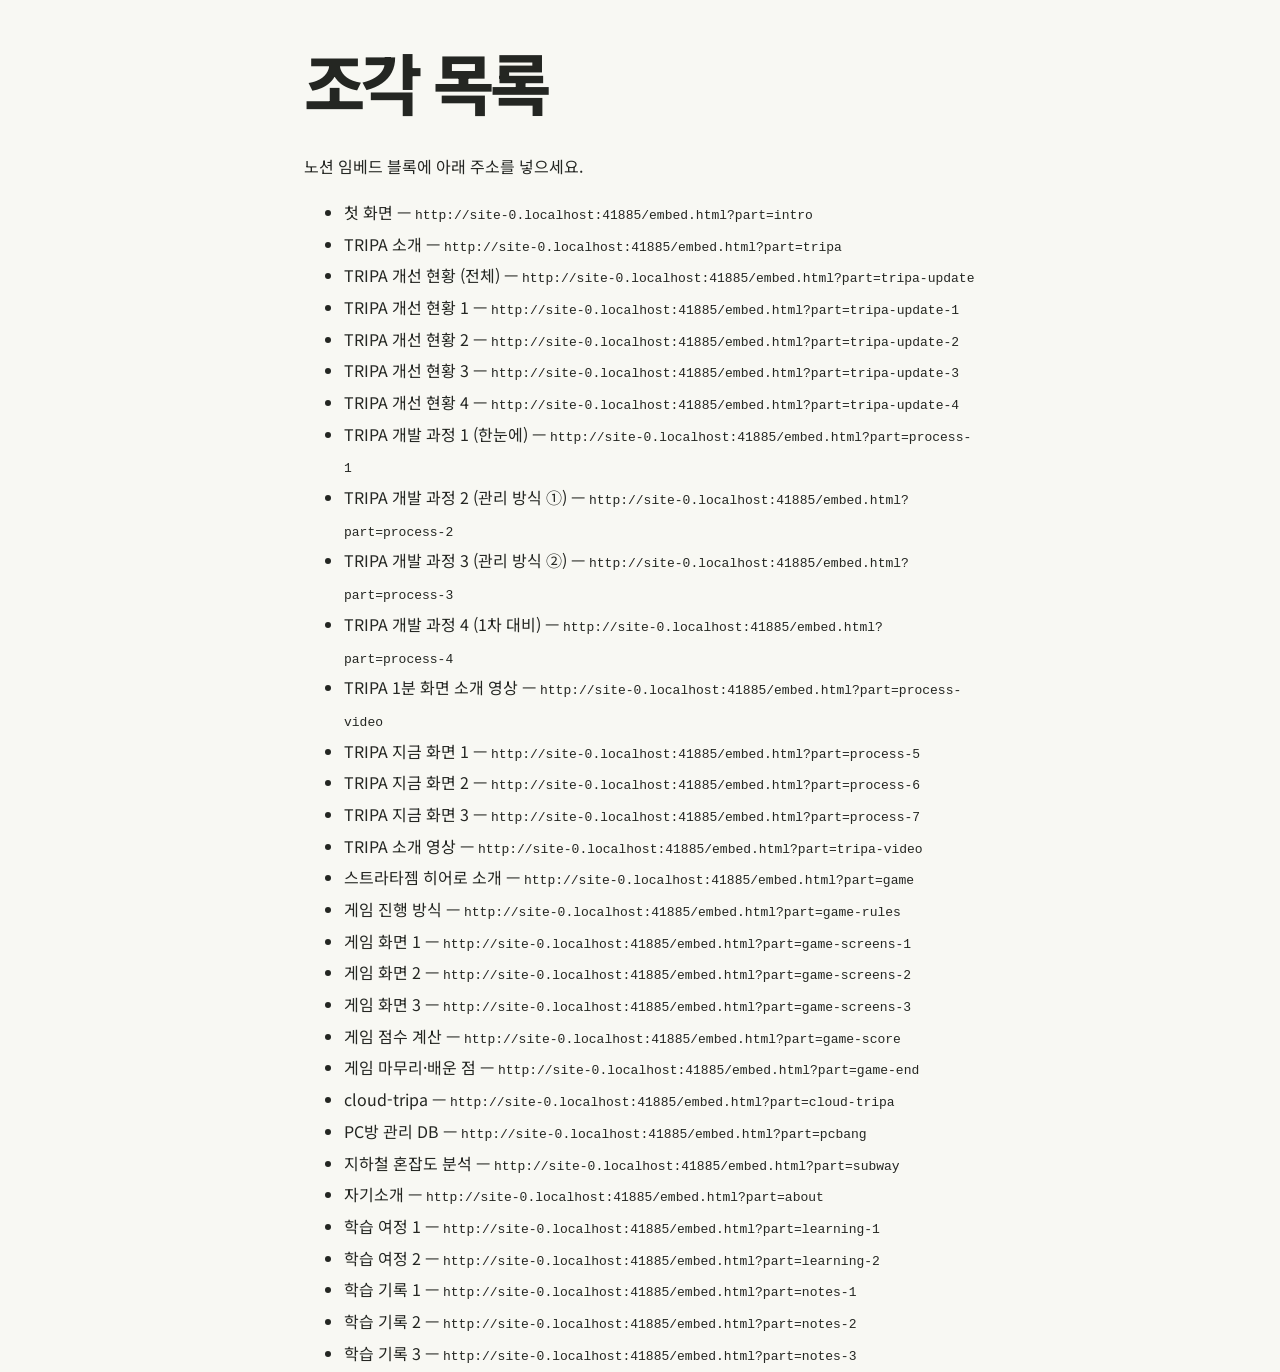
<file: embed.html>
<!doctype html>
<html lang="ko">
<head>
<meta charset="utf-8">
<meta name="viewport" content="width=device-width, initial-scale=1">
<meta name="robots" content="noindex">
<title>이수한 포트폴리오 · 조각 보기</title>
<link rel="stylesheet" href="style.css">
<style>
  body.embed { min-height: 0; }
  body.embed main > section.section,
  body.embed main > section.hero { padding-top: 28px; padding-bottom: 28px; }
  body.embed .about-section,
  body.embed .notes-section { padding: 28px 0; }
  body.embed .video-section { margin: 0; }
  body.embed .game-guide { margin: 0; padding: 0; border: 0; }
  body.embed .game-screens { margin-top: 0; padding-top: 0; }
  body.embed .game-guide-grid:has(> div:only-child) { grid-template-columns: 1fr; }
  body.embed #tripa-update .game-guide-grid + .game-guide-grid { margin-top: 0; padding-top: 0; border-top: 0; }
  body.embed .embed-wrap { padding-top: 28px; padding-bottom: 28px; }
  .embed-more { display: block; max-width: 1200px; margin: 0 auto; padding: 0 36px 24px; text-align: right; font-size: 13px; color: inherit; opacity: .7; }
  .embed-error { padding: 40px 24px; font-family: sans-serif; }
  .embed-list { max-width: 720px; margin: 40px auto; padding: 0 24px; font-family: 'Noto Sans KR', sans-serif; line-height: 1.9; }
  .embed-list code { font-size: 13px; }
</style>
</head>
<body class="embed">
<main id="main"></main>
<script>
(() => {
  // 원본(공개) 사이트 주소. 조각 안의 '#' 링크는 이 주소의 해당 위치를 새 창으로 연다.
  const FULL_SITE = 'https://suhan-dev-notebook.llsshh1510.chatgpt.site/';

  // 조각 정의: 각 항목은 [선택자, 시작 순번, 끝 순번(포함)] 목록. 순번을 비우면 일치하는 것 전부.
  const PARTS = {
    'intro':          { label: '첫 화면', pick: [['section.hero']] },
    'tripa':          { label: 'TRIPA 소개', pick: [['#projects > .section-heading'], ['article.featured']] },
    'tripa-update':   { label: 'TRIPA 개선 현황 (전체)', pick: [['#tripa-update']] },
    'tripa-update-1': { label: 'TRIPA 개선 현황 1', pick: [['#tripa-update > p:not(.small)'], ['#tripa-update > h3'], ['#tripa-update > .game-guide-grid > div', 0, 0]] },
    'tripa-update-2': { label: 'TRIPA 개선 현황 2', pick: [['#tripa-update > .game-guide-grid > div', 1, 1]] },
    'tripa-update-3': { label: 'TRIPA 개선 현황 3', pick: [['#tripa-update > .game-guide-grid > div', 2, 2]] },
    'tripa-update-4': { label: 'TRIPA 개선 현황 4', pick: [['#tripa-update > .game-guide-grid > div', 3, 99], ['#tripa-update > p.small']] },
    'process-1':      { label: 'TRIPA 개발 과정 1 (한눈에)', pick: [['#tripa-process > .eyebrow'], ['#tripa-process > h3'], ['#tripa-process > p:not(.small)'], ['#tripa-process > .proc-stats']] },
    'process-2':      { label: 'TRIPA 개발 과정 2 (관리 방식 ①)', pick: [['#tripa-process > .proc-title', 0, 0], ['#tripa-process .proc-manage > div', 0, 0]] },
    'process-3':      { label: 'TRIPA 개발 과정 3 (관리 방식 ②)', pick: [['#tripa-process .proc-manage > div', 1, 1]] },
    'process-4':      { label: 'TRIPA 개발 과정 4 (1차 대비)', pick: [['#tripa-process > .proc-title', 1, 1], ['#tripa-process > .proc-compare']] },
    'process-video':  { label: 'TRIPA 1분 화면 소개 영상', pick: [['#tripa-process > .proc-title', 2, 2], ['#tripa-process > .proc-video']] },
    'process-5':      { label: 'TRIPA 지금 화면 1', pick: [['#tripa-process > .proc-title', 3, 3], ['#tripa-process .shot', 0, 3]] },
    'process-6':      { label: 'TRIPA 지금 화면 2', pick: [['#tripa-process .shot', 4, 7]] },
    'process-7':      { label: 'TRIPA 지금 화면 3', pick: [['#tripa-process .shot', 8, 99], ['#tripa-process > p.small']] },
    'tripa-video':    { label: 'TRIPA 소개 영상', pick: [['#tripa-video']] },
    'game':           { label: '스트라타젬 히어로 소개', pick: [['.project-card', 0, 0]] },
    'game-rules':     { label: '게임 진행 방식', pick: [['#game-guide > .section-heading'], ['#game-guide > .game-guide-grid:not(.game-ending)']] },
    'game-screens-1': { label: '게임 화면 1', pick: [['.game-screens > .section-heading'], ['.game-screen-list > .game-screen', 0, 1]] },
    'game-screens-2': { label: '게임 화면 2', pick: [['.game-screen-list > .game-screen', 2, 3]] },
    'game-screens-3': { label: '게임 화면 3', pick: [['.game-screen-list > .game-screen', 4, 4]] },
    'game-score':     { label: '게임 점수 계산', pick: [['#game-guide > .game-scoring']] },
    'game-end':       { label: '게임 마무리·배운 점', pick: [['#game-guide > .game-ending'], ['#game-guide > .game-source-note']] },
    'cloud-tripa':    { label: 'cloud-tripa', pick: [['#cloud-tripa']] },
    'pcbang':         { label: 'PC방 관리 DB', pick: [['.project-card', 1, 1]] },
    'subway':         { label: '지하철 혼잡도 분석', pick: [['article.data-project']] },
    'about':          { label: '자기소개', pick: [['#about']] },
    'learning-1':     { label: '학습 여정 1', pick: [['#learning > .section-heading'], ['#learning .timeline > article', 0, 2]] },
    'learning-2':     { label: '학습 여정 2', pick: [['#learning .timeline > article', 3, 99]] },
    'notes-1':        { label: '학습 기록 1', pick: [['#notes .section-heading'], ['#notes .notes-grid > *', 0, 5]] },
    'notes-2':        { label: '학습 기록 2', pick: [['#notes .notes-grid > *', 6, 11]] },
    'notes-3':        { label: '학습 기록 3', pick: [['#notes .notes-grid > *', 12, 99], ['#notes .notes-hint']] },
  };

  const main = document.getElementById('main');
  const part = new URLSearchParams(location.search).get('part');

  if (!part || !PARTS[part]) {
    const base = location.href.split('?')[0];
    main.innerHTML = '<div class="embed-list"><h1>조각 목록</h1><p>노션 임베드 블록에 아래 주소를 넣으세요.</p><ul>' +
      Object.entries(PARTS).map(([k, v]) => `<li><a href="?part=${k}">${v.label}</a> — <code>${base}?part=${k}</code></li>`).join('') +
      '</ul></div>';
    return;
  }

  const resolve = (v, total) => {
    if (v === undefined) return undefined;
    if (v === 'half') return Math.ceil(total / 2) - 1;
    if (v === 'half+1') return Math.ceil(total / 2);
    return v;
  };

  fetch('index.html').then(r => r.text()).then(html => {
    const doc = new DOMParser().parseFromString(html, 'text/html');
    const src = doc.querySelector('main');
    const keep = new Set();
    for (const [sel, from, to] of PARTS[part].pick) {
      const all = [...src.querySelectorAll(sel)];
      const a = resolve(from, all.length) ?? 0;
      const b = resolve(to, all.length) ?? all.length - 1;
      all.slice(a, b + 1).forEach(el => keep.add(el));
    }
    if (!keep.size) throw new Error('조각을 찾지 못했습니다.');

    // 남길 요소, 그 조상, 그 자손만 두고 나머지는 지운다. 조상의 클래스가 남아 원본 스타일이 그대로 적용된다.
    const isKept = el => [...keep].some(k => k === el || k.contains(el) || el.contains(k));
    const prune = el => {
      for (const child of [...el.children]) {
        if (!isKept(child)) child.remove();
        else if (![...keep].some(k => k === child || k.contains(child))) prune(child);
      }
    };
    prune(src);

    main.innerHTML = src.innerHTML;
    // 원본 섹션 위아래 여백이 큰 경우를 대비해 조상 섹션 여백만 줄인다(.embed CSS).
    main.querySelectorAll('a[href^="#"]').forEach(a => {
      a.href = FULL_SITE + a.getAttribute('href');
      a.target = '_blank';
      a.rel = 'noopener';
    });
    main.querySelectorAll('a[href]:not([href^="http"])').forEach(a => { a.target = '_blank'; });

    const more = document.createElement('a');
    more.className = 'embed-more';
    more.href = FULL_SITE;
    more.target = '_blank';
    more.rel = 'noopener';
    more.textContent = '전체 포트폴리오 보기 ↗';
    document.body.appendChild(more);

    // 노션 임베드 칸은 약 930px까지만 늘어난다. 내용이 칸보다 길면 칸 안에 맞게 살짝 줄인다(최소 75%).
    const MIN_ZOOM = 0.75;
    let fitting = false;
    const fit = () => {
      if (fitting) return;
      fitting = true;
      document.body.style.zoom = '1';
      let z = 1;
      for (let i = 0; i < 6; i++) {
        const h = document.documentElement.scrollHeight * z;
        if (h <= innerHeight + 1) break;
        z = Math.max(MIN_ZOOM, z * innerHeight / h);
        document.body.style.zoom = String(z);
        if (z === MIN_ZOOM) break;
      }
      fitting = false;
    };
    window.addEventListener('resize', fit);
    main.querySelectorAll('img').forEach(img => { img.loading = 'eager'; img.addEventListener('load', fit); });
    requestAnimationFrame(fit);
    if (document.fonts) document.fonts.ready.then(fit);

    if (main.querySelector('#tripa-player')) {
      const s = document.createElement('script');
      s.src = 'video.js';
      document.body.appendChild(s);
    }
  }).catch(err => {
    main.innerHTML = `<p class="embed-error">불러오지 못했습니다: ${err.message}</p>`;
  });
})();
</script>
</body>
</html>
</file>
<file: style.css>
@import url('https://fonts.googleapis.com/css2?family=IBM+Plex+Mono:wght@400;500;600&family=Noto+Sans+KR:wght@400;500;600;700;800;900&display=swap');
:root{--paper:#f8f8f3;--ink:#242622;--muted:#676c64;--line:#dcded5;--accent:#555acb;--mono:'IBM Plex Mono',monospace}*{box-sizing:border-box}html{scroll-behavior:smooth;scroll-padding-top:85px}body{margin:0;background:var(--paper);color:var(--ink);font-family:'Noto Sans KR',sans-serif;word-break:keep-all}a{color:inherit;text-decoration:none}button,a,summary{-webkit-tap-highlight-color:transparent}a:focus-visible,summary:focus-visible{outline:3px solid var(--accent);outline-offset:6px}.wrap{max-width:1200px;margin:auto;padding-left:36px;padding-right:36px}header{height:88px;display:flex;align-items:center;justify-content:space-between;gap:28px;max-width:1360px;margin:auto;padding:0 48px;border-bottom:1px solid var(--line)}.brand{font-family:var(--mono);font-size:25px;font-weight:600;letter-spacing:-1.5px}.brand span{color:var(--accent)}nav{display:flex;gap:32px;font-size:13px;font-weight:500}nav a:hover,.text-link:hover{color:var(--accent)}.header-note{font:10px var(--mono);letter-spacing:1px;color:var(--muted)}.hero{display:grid;grid-template-columns:1fr 1fr;gap:40px;align-items:center;padding-top:84px;padding-bottom:86px}.eyebrow{font:11px var(--mono);letter-spacing:1.3px;color:var(--muted);margin:0 0 24px}.hero .eyebrow{font-family:inherit;letter-spacing:1px}.dot{display:inline-block;width:7px;height:7px;background:#849865;border-radius:50%;margin-right:9px;box-shadow:0 0 0 4px #84986515}h1{font-size:clamp(52px,5.2vw,72px);line-height:1.24;letter-spacing:-4px;margin:0 0 28px;font-weight:800}h1>span{color:var(--accent)}.intro{font-size:15px;line-height:1.95;color:var(--muted);margin-bottom:32px}.intro strong{color:var(--ink);font-weight:600}.button{display:inline-flex;gap:40px;align-items:center;padding:16px 23px;background:var(--ink);color:white;font-size:13px;border-radius:4px}.button:hover{background:var(--accent)}.text-link{font-size:12px}.hero .text-link{margin-left:24px}.hero-art{height:460px;position:relative;background-image:radial-gradient(#c9cbbd 1px,transparent 1px);background-size:19px 19px;padding:48px 15px}.art-label{font:9px var(--mono);letter-spacing:2px;position:absolute;top:15px;left:15px;color:var(--muted)}.code-window{background:#282b2e;color:#e4e5e3;border-radius:9px;transform:rotate(-3deg);box-shadow:0 20px 40px #282b2e17;position:relative;max-width:440px}.window-bar{height:42px;border-bottom:1px solid #ffffff13;display:flex;align-items:center;gap:6px;padding:0 17px}.window-bar i{width:7px;height:7px;background:#767b7e;border-radius:50%}.window-bar i:first-child{background:#b79a8e}.window-bar i:nth-child(2){background:#b9ad78}.window-bar i:nth-child(3){background:#8b9e85}.window-bar span{font:10px var(--mono);margin:auto;color:#adb2b5}.code-body{padding:20px 12px;font:12px/2.1 var(--mono);white-space:pre}.code-body em{font-style:normal;color:#747c81;margin-right:24px}.code-body b{color:#bbadf0;font-weight:400}.comment{color:#8a9892;font-size:10px}.green{color:#b6c99b}.yellow{color:#dfcc9b}.window-bottom{display:flex;justify-content:space-between;padding:11px 18px;border-top:1px solid #ffffff13;font:9px var(--mono);color:#a3aaa6}.sticky{position:absolute;right:0;bottom:8px;background:#e8ebbf;padding:24px;transform:rotate(5deg);width:238px;box-shadow:5px 8px 15px #282b2e10}.sticky>span:first-child{font-size:10px;color:#697047}.sticky strong{display:block;font:600 17px var(--mono);margin:13px 0}.sticky p{font-size:12px;line-height:1.8;color:#5b6243;margin:0}.hand-arrow{position:absolute;right:18px;bottom:13px;font-size:30px}.art-footer{position:absolute;bottom:-19px;left:20px;font:8px var(--mono);letter-spacing:1.6px;color:#81877b}.skill-strip{border-block:1px solid var(--line)}.skill-strip>.wrap{display:flex;align-items:center;justify-content:space-between;gap:12px;padding-top:24px;padding-bottom:24px}.skill-strip span{font-size:10px;color:var(--muted)}.skill-strip strong{font:500 13px var(--mono)}.skill-strip b{color:#bbbfb3;font-weight:400}.section{padding-top:90px;padding-bottom:90px}.section-heading{display:flex;justify-content:space-between;gap:25px;align-items:end;margin-bottom:38px}.section-heading .eyebrow{margin-bottom:15px}h2{font-size:30px;line-height:1.5;letter-spacing:-1.2px;margin:0;font-weight:700}.section-heading>p{font-size:12px;line-height:1.9;color:var(--muted);margin:0}.featured{display:grid;grid-template-columns:1.08fr 1fr;border:1px solid var(--line);border-radius:8px;overflow:hidden;background:#fff}.project-visual{position:relative;overflow:hidden}.travel{background:#e7eadd;min-height:360px}.visual-label{position:absolute;top:22px;left:24px;font:9px var(--mono);letter-spacing:1.4px;z-index:1;color:#5d6550}.route{height:100%;min-height:350px;position:relative;background:repeating-linear-gradient(0deg,transparent,transparent 39px,#a4ad9317 40px),repeating-linear-gradient(90deg,transparent,transparent 39px,#a4ad9317 40px)}.route svg{width:100%;position:absolute;bottom:42px}.route-card{position:absolute;left:26%;top:22%;background:#fbfcf5;border:1px solid #d4dac5;box-shadow:0 10px 25px #69714b12;width:215px;transform:rotate(-6deg);padding:22px}.route-card>span{font:8px var(--mono);letter-spacing:1px;color:#76815a}.route-card strong{display:block;font-size:25px;letter-spacing:-1px;margin:20px 0;line-height:1.5}.route-card>div{border-top:1px solid #d4dac5;padding-top:13px;font-size:10px;color:#687351}.route-card i{margin:0 14px}.route-start,.route-end{position:absolute;font-size:10px;color:#707954}.route-start{bottom:77px;left:7%}.route-end{right:6%;top:27%}.visual-footer{position:absolute;bottom:20px;left:24px;font-size:10px;color:#707461}.project-copy{padding:42px}.project-copy .eyebrow,.card-copy .eyebrow{font-size:9px;margin-bottom:15px}h3{font-size:22px;letter-spacing:-.8px;margin:0 0 17px}.project-copy>p:not(.eyebrow),.card-copy>p:not(.eyebrow){font-size:13px;color:var(--muted);line-height:1.95}.tags{display:flex;gap:7px;flex-wrap:wrap;margin:23px 0}.tags span{border:1px solid var(--line);padding:5px 9px;border-radius:3px;font-size:10px;color:#62695e}details{border-top:1px solid var(--line);margin-top:24px;font-size:12px}summary{cursor:pointer;list-style:none;padding:18px 0 0;display:flex;justify-content:space-between;gap:15px}summary::-webkit-details-marker{display:none}summary>span{color:var(--muted)}details[open] summary>span{transform:rotate(45deg)}.detail{font-size:12px;line-height:1.9;padding-top:5px;color:var(--muted)}.detail a{color:var(--accent);text-decoration:underline;text-underline-offset:4px}.detail .small{font-size:10px}.project-grid{display:grid;grid-template-columns:1fr 1fr;gap:24px;margin-top:24px}.project-card{border:1px solid var(--line);border-radius:8px;overflow:hidden;background:#fff}.project-card .project-visual{height:230px}.game{background:#292d35;color:#f1f2e3}.game .visual-label{color:#a5adad}.arrows{font:54px var(--mono);letter-spacing:15px;text-align:center;padding-top:66px;color:#dee9b4}.game-caption{font:11px var(--mono);letter-spacing:2px;text-align:center;margin-top:16px}.game-caption span{color:#9ca490;font-size:8px;margin-left:12px}.pixel-line{width:170px;height:4px;margin:24px auto;background:repeating-linear-gradient(90deg,#b9c58a 0,#b9c58a 15px,transparent 15px,transparent 20px)}.database{background:#e9e7f2}.database .visual-label{color:#747089}.db-art{display:flex;align-items:center;justify-content:center;padding-top:64px}.db-table{width:125px;background:#faf9ff;border:1px solid #c8c5dc;border-radius:4px;font:9px var(--mono);box-shadow:0 5px 15px #6c628410}.db-table b,.db-table span{display:block;padding:7px 10px;border-bottom:1px solid #e2dfec}.db-table b{background:#dad6eb;font-size:8px}.db-table i{float:right;color:#8e83ac;font-size:7px;font-style:normal}.db-connector{font:10px var(--mono);color:#9489b2}.card-copy{padding:32px}.project-footnote{display:flex;gap:30px;align-items:center;border-bottom:1px solid var(--line);padding:24px 0 0}.project-footnote span{font:9px var(--mono);color:var(--accent);white-space:nowrap}.project-footnote p{font-size:12px;line-height:1.8;color:var(--muted)}.about-section{background:#eceee6;padding:70px 0}.about-grid{display:grid;grid-template-columns:1fr 1.15fr;gap:80px}.about-grid h2{font-size:32px}.about-grid>div>p:not(.eyebrow){font-size:14px;line-height:2;color:#61685c;margin-top:0}.about-principles{display:flex;justify-content:space-between;gap:12px;margin-top:32px;border-top:1px solid #d1d6c9;padding-top:22px}.about-principles span{font:10px var(--mono);color:#90987e}.about-principles b{font:500 11px 'Noto Sans KR',sans-serif;color:#4b5342;margin-left:8px}.timeline article{display:grid;grid-template-columns:65px 1fr 145px;gap:30px;border-top:1px solid var(--line);padding:30px 18px}.timeline article:last-child{border-bottom:1px solid var(--line)}.step{font:13px var(--mono);padding-top:5px;color:#939887}.timeline h3{font:500 19px var(--mono);letter-spacing:-.5px;margin-bottom:11px}.timeline p{font-size:13px;color:var(--muted);line-height:1.9;max-width:690px;margin:0}.status{font-size:10px;color:#757b6a;justify-self:end;padding-top:5px}.current{background:#eff0e6}.current .status{color:#535d38}.asof{font-size:10px;color:#81866f;display:block;margin-top:12px}.timeline .dot{margin-left:9px;width:6px;height:6px}.notes-section{background:#efeff5;padding:72px 0}.notes-grid{display:grid;grid-template-columns:repeat(3,1fr);gap:20px}.note{background:#fafafd;border:1px solid #dddde8;padding:26px;transition:transform .2s,border-color .2s;border-radius:4px}a.note:hover{transform:translateY(-5px);border-color:#a8a6cc}.note>span{font:9px var(--mono);color:#7c7b93;display:block}.note>span>b{float:right;font-size:16px;font-weight:400}.note h3{font-size:20px;line-height:1.6;margin:27px 0 16px;font-weight:600}.note p{font-size:11px;color:#7b7a88;line-height:1.8;margin:0}.notes-hint{font-size:10px;color:#858594;margin-top:20px}footer{display:flex;align-items:center;justify-content:space-between;gap:20px;padding-top:40px!important;padding-bottom:40px!important}footer .brand{font-size:21px}footer p{font-size:10px;color:var(--muted)}footer>a{font-size:11px}footer>span{font:9px var(--mono);color:#909587}.skip{position:fixed;top:-100px;left:10px;padding:15px;background:white;z-index:100}.skip:focus{top:10px}@media(min-width:1500px){.hero{padding-top:105px;padding-bottom:110px}}@media(max-width:950px){header{padding:0 28px}.header-note{display:none}.hero{gap:20px;padding-top:60px}.code-body{font-size:10px}.code-body em{margin-right:12px}.comment{font-size:8px}.sticky{width:210px}.hero .text-link{display:block;margin:18px 0}.project-copy{padding:30px}.about-grid{gap:35px}.skill-strip>.wrap{flex-wrap:wrap;justify-content:center;gap:16px}.skill-strip span{width:100%;text-align:center}.timeline article{grid-template-columns:35px 1fr 110px;gap:15px}.note{padding:20px}}@media(max-width:650px){.wrap{padding-left:23px;padding-right:23px}header{height:72px;padding:0 23px;gap:15px}.brand{font-size:22px}nav{gap:18px;font-size:11px}.hero{grid-template-columns:1fr;padding-top:45px;padding-bottom:45px;gap:30px}h1{font-size:58px;letter-spacing:-3px}.intro{font-size:13px}.hero .text-link{display:inline-block;margin-left:16px}.hero-art{height:390px;margin:5px 0 10px;padding-top:40px}.code-window{max-width:90%}.code-body{font-size:10px;padding:14px 10px}.code-body em{margin-right:18px}.comment{font-size:8px}.sticky{width:190px;padding:20px;bottom:0}.sticky strong{font-size:14px}.sticky p{font-size:10px}.art-footer{font-size:7px}.section{padding-top:58px;padding-bottom:58px}.section-heading{display:block;margin-bottom:28px}.section-heading>p{margin-top:17px}h2{font-size:25px}.featured,.project-grid{grid-template-columns:1fr}.travel{min-height:300px}.route{min-height:310px}.route-card{width:190px;left:25%;top:20%}.route-card strong{font-size:22px}.route-end{right:4%}.project-copy,.card-copy{padding:27px}.project-grid{gap:20px;margin-top:20px}.project-card .project-visual{height:210px}.arrows{font-size:44px;padding-top:62px}.db-art{padding-top:58px}.db-table{width:110px}.project-footnote{display:block;padding-top:23px}.project-footnote p{font-size:11px}.about-grid{grid-template-columns:1fr;gap:25px}.about-section{padding:50px 0}.about-grid h2{font-size:27px}.about-grid>div>p:not(.eyebrow){font-size:13px}.about-principles{gap:5px}.about-principles b{font-size:10px;margin-left:3px}.timeline article{grid-template-columns:26px 1fr;gap:15px;padding:25px 8px}.timeline h3{font-size:17px}.timeline p{font-size:12px}.status{grid-column:2;justify-self:start;padding-top:0}.notes-section{padding:50px 0}.notes-section .text-link{display:inline-block;margin-top:20px}.notes-grid{grid-template-columns:1fr}.note{padding:25px}.note h3{margin-top:20px}.note h3 br{display:none}footer{flex-wrap:wrap}footer>span{width:100%;margin-top:8px}.skill-strip strong{font-size:11px}.skill-strip b{display:none}}@media(prefers-reduced-motion:reduce){html{scroll-behavior:auto}*{transition:none!important}}
.project-video-link{display:inline-block;color:var(--accent);font-size:12px;line-height:1.8;text-decoration:underline;text-underline-offset:4px}.detail h4{font-size:13px;color:var(--ink);margin:22px 0 8px}.detail ul{padding-left:18px}.detail li{margin-bottom:8px}.video-section{margin:24px 0 34px;background:#edeef1;border:1px solid var(--line);border-radius:8px;padding:30px}.video-heading{display:flex;justify-content:space-between;gap:20px;align-items:end;margin-bottom:20px}.video-heading .eyebrow{font-size:10px;margin-bottom:12px}.video-heading h3{font-size:20px;margin:0}.video-heading>span{font:11px var(--mono);color:var(--muted);white-space:nowrap}.video-section video{display:block;width:100%;aspect-ratio:16/9;background:#16191d;border-radius:5px}.video-controls{display:flex;align-items:center;gap:14px;flex-wrap:wrap;margin-top:18px;font-size:12px}.video-controls select{font:12px var(--mono);padding:10px 32px 10px 12px;border:1px solid #c5c8ce;background:white;border-radius:4px;max-width:100%}.video-controls a{margin-left:auto;color:var(--accent);text-decoration:underline;text-underline-offset:4px}#video-status,.video-description{font-size:11px;line-height:1.8;color:var(--muted);margin:12px 0 0}.data-project{display:grid;grid-template-columns:1fr 1fr;gap:30px;margin-top:24px;border:1px solid var(--line);border-radius:8px;background:white;padding:32px}.data-project .eyebrow{font-size:10px}.data-copy>p:not(.eyebrow){font-size:13px;line-height:1.95;color:var(--muted)}.data-project figure{margin:0;align-self:center}.data-project img{width:100%;height:auto;display:block;border:1px solid var(--line);border-radius:4px}.data-project figcaption{font-size:10px;color:var(--muted);line-height:1.9;margin-top:12px}.data-project figcaption a{color:var(--accent)}@media(max-width:650px){.video-section{padding:20px}.video-heading{display:block}.video-heading h3{font-size:18px;margin-bottom:10px}.video-controls a{margin:0;width:100%}.data-project{grid-template-columns:1fr;padding:24px;gap:22px}.data-project figure{grid-row:1}}

.game-guide{margin:52px 0;padding:36px 0;border-top:1px solid var(--line,#d9d7cf);border-bottom:1px solid var(--line,#d9d7cf);scroll-margin-top:90px}.game-guide h3{font-size:30px;line-height:1.4;margin:8px 0}.game-guide h4{font-size:19px;margin:0 0 18px}.game-guide p,.game-guide li{font-size:15px;line-height:1.9}.game-guide-grid{display:grid;grid-template-columns:1fr 1fr;gap:44px}.game-steps{padding-left:23px}.game-steps li{padding:0 0 12px 6px}.game-steps p{margin:5px 0}.game-ui-example{margin:0;background:#111;color:white;padding:24px;border-radius:12px}.game-ui-top{display:flex;justify-content:space-between;font-size:18px;line-height:1.4}.game-ui-top span:last-child{color:#f3e250;text-align:right}.game-ui-arrows{text-align:center;font:700 clamp(30px,5vw,48px) monospace;letter-spacing:8px;padding:44px 0}.game-ui-arrows span{color:#69d58b}.game-ui-time{text-align:center;color:#f3e250;font:22px monospace}.game-ui-bar{height:9px;background:#555;margin:14px 0}.game-ui-bar i{display:block;height:100%;width:64%;background:#f3e250}.game-ui-example figcaption{font-size:11px;color:#bbb;margin-top:18px}.game-ui-notes{padding-left:20px}.game-ui-notes li{margin:8px 0}.game-scoring{margin-top:32px}.score-table-wrap{overflow-x:auto}.score-table{border-collapse:collapse;width:100%;font-size:14px;line-height:1.8}.score-table th,.score-table td{text-align:left;vertical-align:top;padding:14px 16px;border-bottom:1px solid #d9d7cf}.score-table thead{background:#e9eade}.score-table tbody th{white-space:nowrap}.score-table small{color:#666}.score-example{background:#f0f1e7;border-left:3px solid #687444;padding:22px 24px;margin:24px 0}.score-example p:last-child{margin-bottom:0}.score-equation{font-size:clamp(18px,3vw,26px)!important;font-variant-numeric:tabular-nums}.game-ending{margin-top:34px}.game-source-note{font-size:12px!important;color:#6a6b62;margin:24px 0 0}.game-guide .small{font-size:13px}@media(max-width:700px){.game-guide-grid{grid-template-columns:1fr;gap:24px}.game-guide h3{font-size:25px}.game-guide{margin:32px 0}.score-table th,.score-table td{padding:10px 8px}.score-table{font-size:12px}.game-ui-arrows{font-size:36px}.game-guide .section-heading{display:block}}

.game-recording{margin:0;background:#111;border-radius:12px;overflow:hidden}.game-recording img,.game-screen img{display:block;width:100%;height:auto;aspect-ratio:16/9;object-fit:contain;background:#000}.game-recording figcaption{padding:12px 16px;font-size:12px;color:#ddd;line-height:1.7}.game-screens{margin:44px 0}.game-screen-list{display:grid;gap:28px}.game-screen{display:grid;grid-template-columns:minmax(0,1.2fr) minmax(0,1fr);align-items:center;gap:30px;padding:24px;border:1px solid #d9d7cf;border-radius:14px}.game-screen figure{margin:0;min-width:0}.game-screen img{border-radius:8px}.game-screen figcaption{font-size:12px;color:#6a6b62;margin-top:10px}.game-screen h4{font-size:23px;margin:6px 0 10px}.game-screen .eyebrow{font-size:11px}.game-screen p:last-child{margin-bottom:0}@media(max-width:700px){.game-screen{grid-template-columns:1fr;padding:16px;gap:16px}.game-screen h4{font-size:21px}}
.own{display:inline-block;margin-left:4px;padding:1px 7px;border-radius:999px;background:#e3ead9;color:#3f5b2c;font-size:11px;font-weight:700;letter-spacing:0;vertical-align:1px;white-space:nowrap}
#tripa-update .game-guide-grid+.game-guide-grid{margin-top:26px;padding-top:22px;border-top:1px solid var(--line,#d9d7cf)}

#tripa-process .proc-title{margin:34px 0 14px;font-size:19px}.proc-stats{display:grid;grid-template-columns:repeat(6,minmax(0,1fr));gap:10px;margin:22px 0 6px}.proc-stats div{background:#fff;border:1px solid var(--line);border-radius:10px;padding:14px 12px}.proc-stats b{display:block;font-size:22px;letter-spacing:-.02em;color:var(--accent)}.proc-stats span{display:block;font-size:12px;color:var(--muted);margin-top:4px}.proc-compare td,.proc-compare th{font-size:13.5px}.shot-grid{display:grid;grid-template-columns:repeat(2,minmax(0,1fr));gap:18px}.shot{margin:0;background:#fff;border:1px solid var(--line);border-radius:12px;overflow:hidden}.shot img{display:block;width:100%;height:auto;aspect-ratio:8/5;object-fit:cover;border-bottom:1px solid var(--line)}.shot figcaption{padding:14px 16px 16px}.shot h4{margin:8px 0 6px;font-size:17px}.shot p{margin:0 0 6px;font-size:14px;line-height:1.7}.shot p.small{color:var(--muted);font-size:12.5px;margin:0}.who{display:inline-block;padding:2px 9px;border-radius:999px;font-size:11px;font-weight:700}.who.mine{background:#e3ead9;color:#3f5b2c}.who.team{background:#e4e5f6;color:#3e4296}.who.mate{background:#efe9df;color:#7a5a2a}@media (max-width:900px){.proc-stats{grid-template-columns:repeat(3,minmax(0,1fr))}}@media (max-width:640px){.proc-stats{grid-template-columns:repeat(2,minmax(0,1fr))}.shot-grid{grid-template-columns:1fr}}
.proc-video video{display:block;width:100%;height:auto;aspect-ratio:8/5;background:#0c101c;border-radius:12px;border:1px solid var(--line)}.proc-video p.small{margin-top:10px}

/* Prior professional experience: separate from software projects. */
.hero .intro{font-size:1rem}.hero h1{font-size:clamp(2.65rem,4.4vw,4rem);letter-spacing:-.055em}.hero .text-link{display:inline-block;margin:18px 0 0;font-size:.875rem}.hero .button{margin-right:20px}header nav{flex-wrap:wrap;gap:20px;font-size:.875rem}
.experience-section{scroll-margin-top:24px}.experience-intro{max-width:850px;font-size:1.0625rem;line-height:1.9;margin-bottom:36px}.career-list{border-top:1px solid var(--line)}.career-row{display:grid;grid-template-columns:260px minmax(0,1fr);gap:40px;padding:34px 0;border-bottom:1px solid var(--line)}.career-meta>span{font: .875rem/1.7 var(--mono);color:var(--muted)}.career-meta h3{font-size:1.5rem;margin:10px 0}.career-meta p{color:var(--muted);font-size:.9375rem;margin:0;line-height:1.7}.career-row h4{font-size:1.125rem;margin:0 0 12px}.career-row>div>p{font-size:1rem;line-height:1.9}.career-bridge{padding:16px 20px;background:#edeef6;border-left:3px solid var(--accent);margin-top:20px}.career-bridge strong{display:block;font-size:.875rem;color:#454a9e;margin-bottom:5px}.career-details{margin-top:20px}.career-details summary{cursor:pointer;font-size:1rem;font-weight:600;padding:12px 0}.career-details ul{font-size:1rem;line-height:1.9;padding-left:22px}.career-details li{margin-bottom:10px}.education-cert-grid{display:grid;grid-template-columns:1fr 1fr;gap:40px;margin-top:40px}.education-cert-grid>article{min-width:0}.education-cert-grid .eyebrow{font-size:.875rem;letter-spacing:.06em;margin-bottom:12px}.credential-list{padding:0;list-style:none}.credential-list li{padding:16px 0;border-bottom:1px solid var(--line)}.credential-list strong{display:block;font-size:1rem;line-height:1.7;overflow-wrap:anywhere}.credential-list span{display:block;font-size:.9375rem;color:var(--muted);line-height:1.8;margin-top:6px}.credential-list p{font-size:1rem;line-height:1.8;margin-bottom:0}.credential-note{font-size:.9375rem;line-height:1.8;color:var(--muted)}
@media(max-width:700px){.career-row{grid-template-columns:1fr;gap:20px;padding:28px 0}.education-cert-grid{grid-template-columns:1fr;gap:28px}.experience-intro{font-size:1rem}.hero .intro{font-size:1rem}header{height:auto;min-height:88px;flex-wrap:wrap;padding-top:18px;padding-bottom:18px;gap:16px}header nav{width:100%;justify-content:space-between;gap:10px;font-size:.875rem}.hero h1{font-size:clamp(2.4rem,9vw,3.5rem)}.hero .text-link{margin-left:0;display:block}.career-bridge{padding:14px 16px}}
</file>
